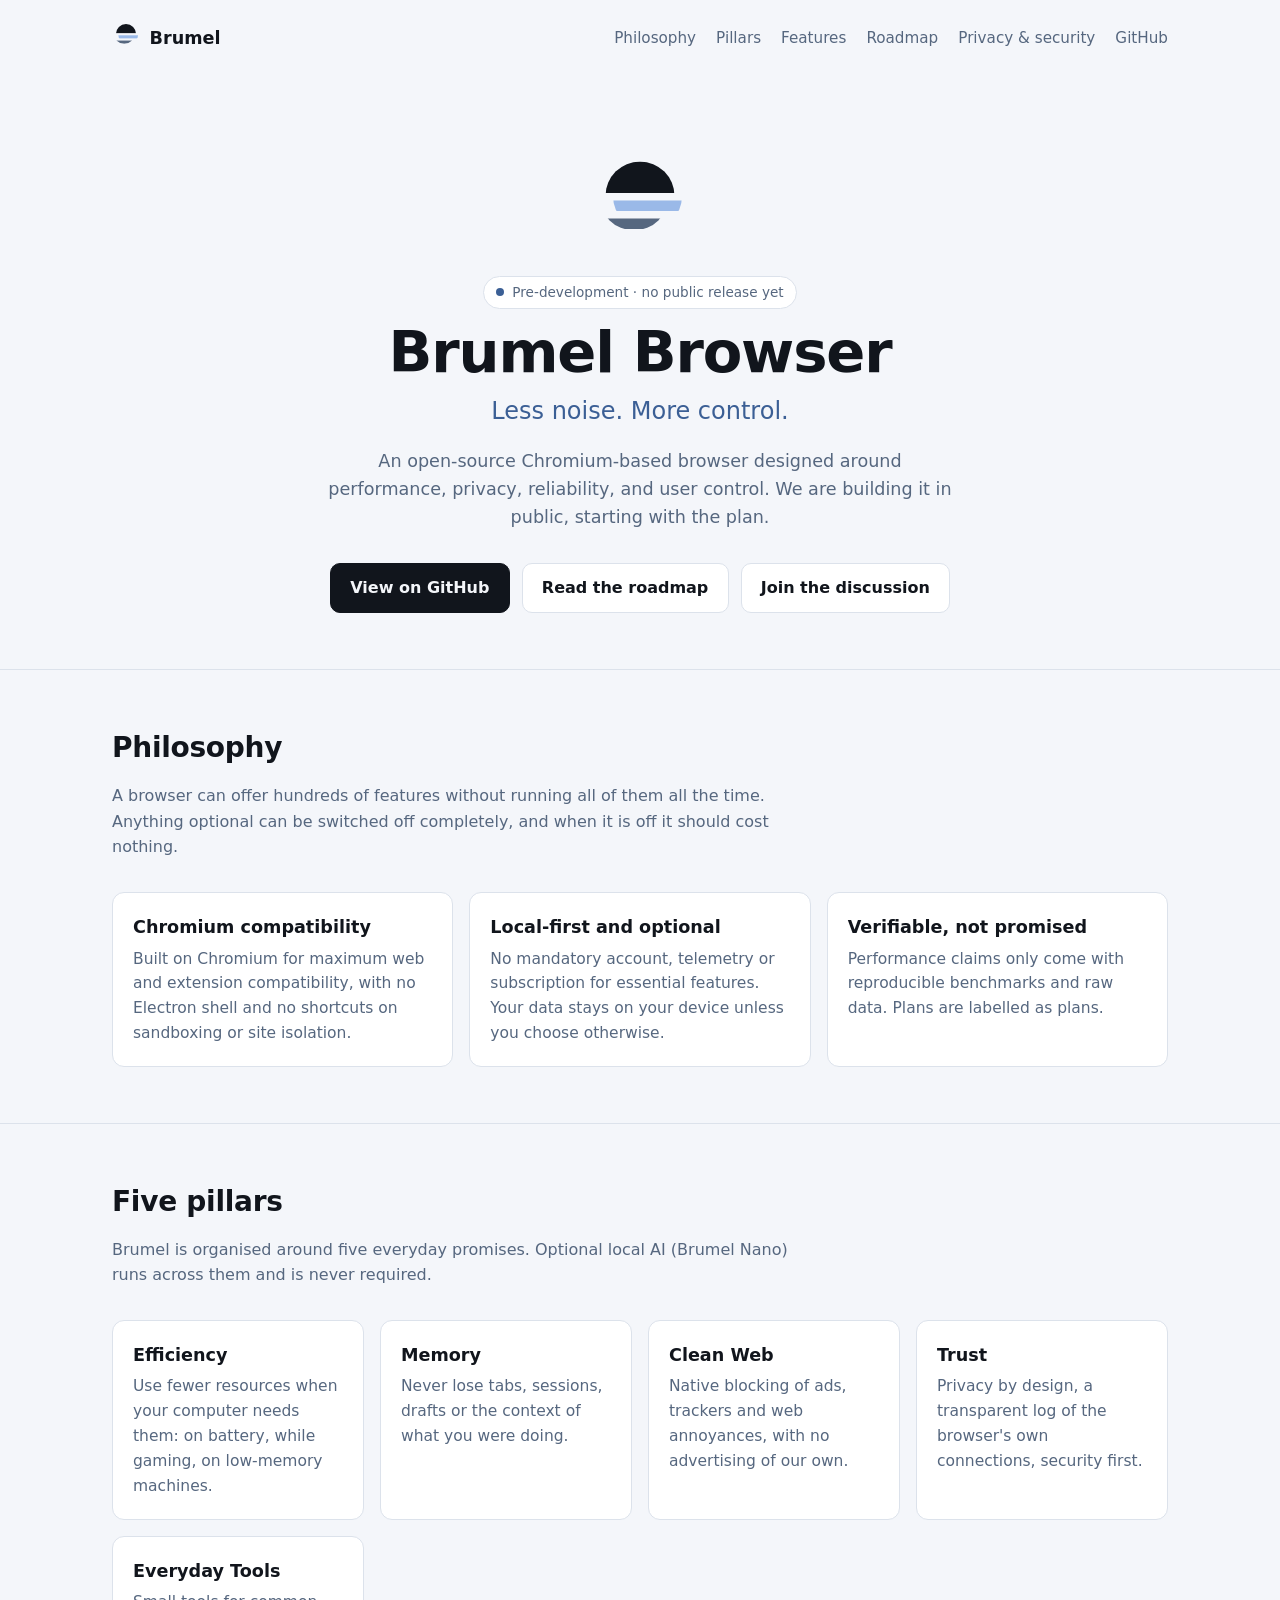
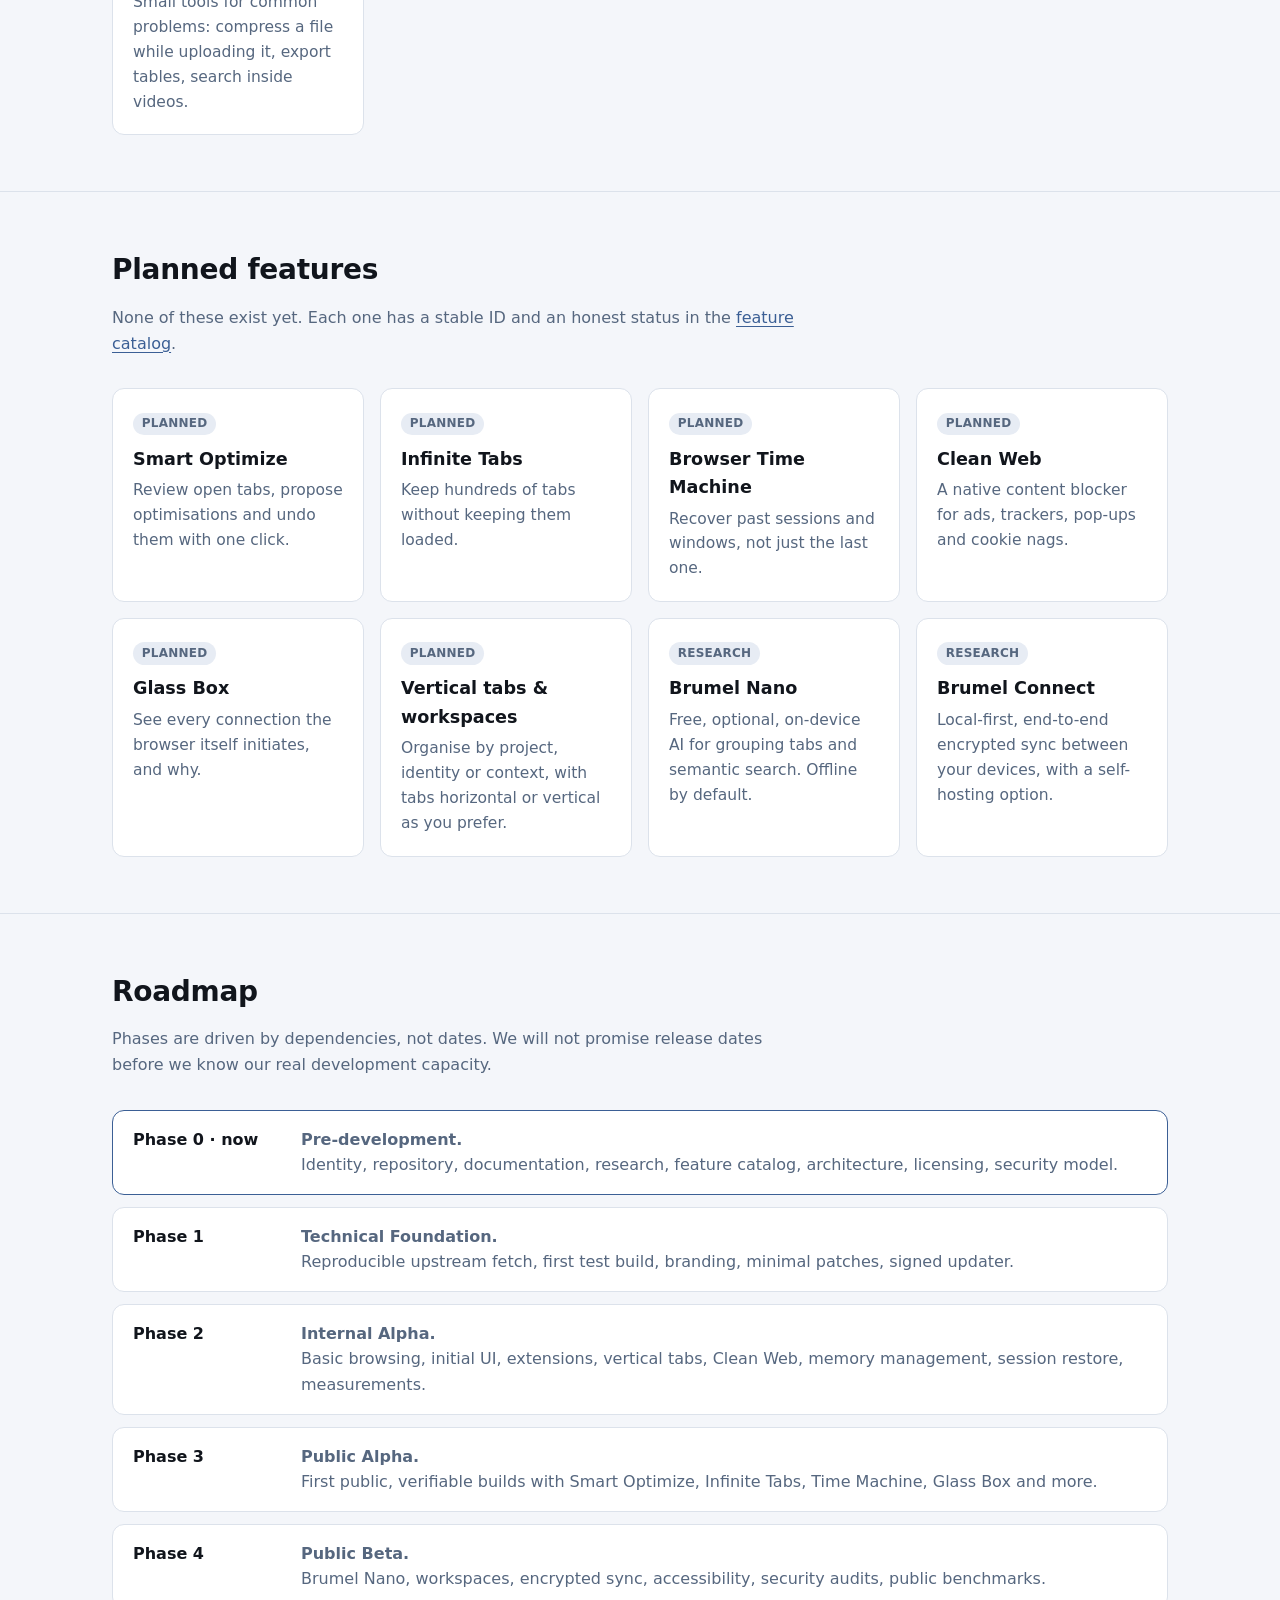
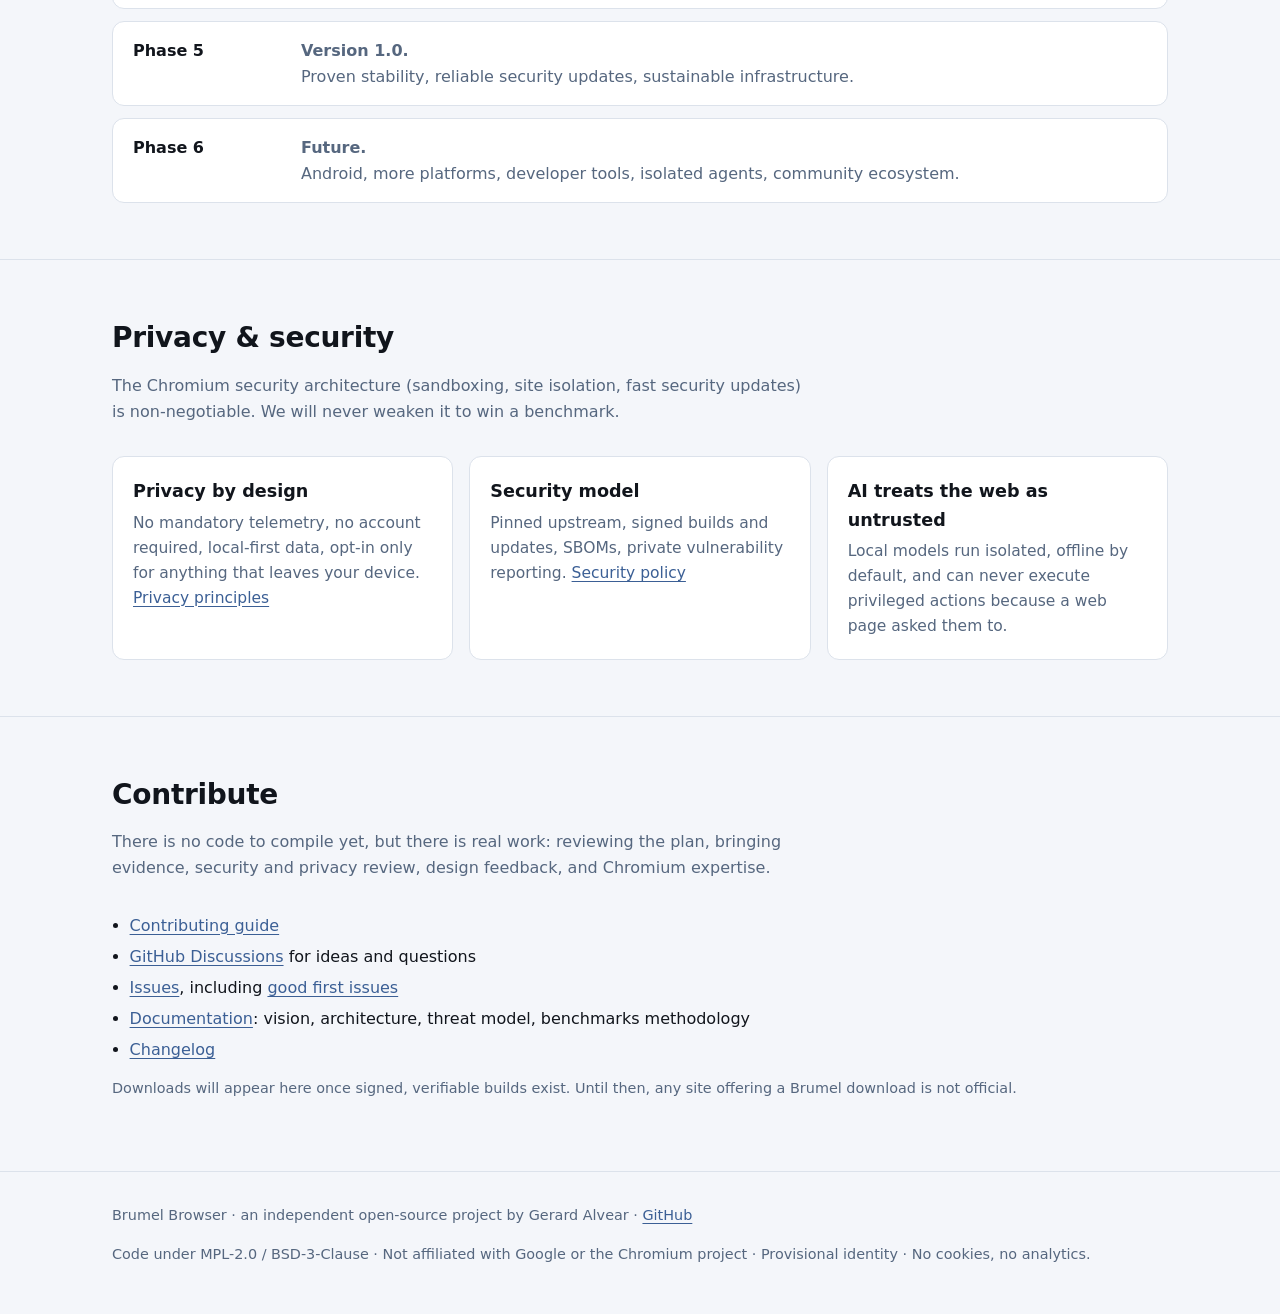
<file: site/index.html>
<!doctype html>
<html lang="en">
<head>
  <meta charset="utf-8">
  <meta name="viewport" content="width=device-width, initial-scale=1">
  <title>Brumel Browser — Less noise. More control.</title>
  <meta name="description" content="Brumel is an open-source Chromium-based browser designed around performance, privacy, reliability, and user control. Currently in pre-development.">
  <meta name="color-scheme" content="light dark">
  <meta name="theme-color" content="#F4F6FA" media="(prefers-color-scheme: light)">
  <meta name="theme-color" content="#11151C" media="(prefers-color-scheme: dark)">
  <meta property="og:title" content="Brumel Browser">
  <meta property="og:description" content="An open-source Chromium-based browser designed around performance, privacy, reliability, and user control. Pre-development.">
  <meta property="og:type" content="website">
  <meta property="og:url" content="https://elgeryy1.github.io/brumel/">
  <meta property="og:image" content="https://elgeryy1.github.io/brumel/assets/social-preview.png">
  <meta property="og:image:width" content="1280">
  <meta property="og:image:height" content="640">
  <meta name="twitter:card" content="summary_large_image">
  <link rel="icon" href="assets/favicon.svg" type="image/svg+xml">
  <link rel="apple-touch-icon" href="assets/favicon-180.png">
  <style>
    :root {
      --graphite: #11151C; --mist: #9AB9E8; --slate: #56677F; --cloud: #F4F6FA;
      --bg: var(--cloud); --surface: #FFFFFF; --text: var(--graphite); --muted: var(--slate);
      --accent: #3B5F95; --border: #DCE2EB; --chip-bg: #E7ECF4;
      --radius: 12px; --maxw: 68rem;
      --font: Inter, Geist, "Segoe UI", system-ui, -apple-system, "Helvetica Neue", Arial, sans-serif;
    }
    @media (prefers-color-scheme: dark) {
      :root { --bg: var(--graphite); --surface: #1A202A; --text: var(--cloud); --muted: #8C9BB0;
              --accent: var(--mist); --border: #262E3A; --chip-bg: #222A36; }
    }
    * { box-sizing: border-box; }
    html { scroll-behavior: smooth; }
    @media (prefers-reduced-motion: reduce) { html { scroll-behavior: auto; } }
    body { margin: 0; background: var(--bg); color: var(--text); font: 16px/1.6 var(--font); -webkit-font-smoothing: antialiased; }
    a { color: var(--accent); text-underline-offset: 3px; }
    a:focus-visible, summary:focus-visible { outline: 2px solid var(--accent); outline-offset: 3px; border-radius: 4px; }
    .wrap { max-width: var(--maxw); margin: 0 auto; padding: 0 1rem; }
    .skip { position: absolute; left: -999px; top: 0; padding: .5rem 1rem; background: var(--surface); color: var(--text); }
    .skip:focus { left: 1rem; top: 1rem; z-index: 10; }
    header.top { display: flex; align-items: center; justify-content: space-between; gap: 1rem; padding: 1.25rem 0; }
    .brand { display: flex; align-items: center; gap: .6rem; font-weight: 600; font-size: 1.1rem; color: var(--text); text-decoration: none; }
    .brand img { width: 28px; height: 28px; }
    nav ul { list-style: none; display: flex; flex-wrap: wrap; gap: .25rem 1.25rem; margin: 0; padding: 0; font-size: .95rem; }
    nav a { color: var(--muted); text-decoration: none; }
    nav a:hover { color: var(--text); }
    .status { display: inline-flex; align-items: center; gap: .5rem; padding: .3rem .8rem; border: 1px solid var(--border); border-radius: 999px; font-size: .85rem; color: var(--muted); background: var(--surface); }
    .dot { width: .5rem; height: .5rem; border-radius: 50%; background: var(--accent); }
    .hero { padding: 4.5rem 1rem 3.5rem; text-align: center; }
    .hero img.mark { width: 96px; height: 96px; margin-bottom: 1.5rem; }
    h1 { font-size: clamp(2.2rem, 6vw, 3.6rem); line-height: 1.1; letter-spacing: -0.02em; margin: .75rem 0 .5rem; font-weight: 650; }
    .slogan { font-size: clamp(1.2rem, 3vw, 1.5rem); color: var(--accent); margin: 0 0 1rem; }
    .lead { max-width: 40rem; margin: 0 auto 2rem; color: var(--muted); font-size: 1.1rem; }
    .cta { display: flex; justify-content: center; flex-wrap: wrap; gap: .75rem; }
    .btn { display: inline-block; padding: .7rem 1.2rem; border-radius: 10px; font-weight: 600; text-decoration: none; border: 1px solid var(--border); color: var(--text); background: var(--surface); }
    .btn.primary { background: var(--text); color: var(--bg); border-color: var(--text); }
    section { padding: 3.5rem 0; border-top: 1px solid var(--border); }
    h2 { font-size: 1.75rem; letter-spacing: -0.01em; margin: 0 0 .75rem; font-weight: 650; }
    h3 { font-size: 1.1rem; margin: 0 0 .35rem; }
    .sub { color: var(--muted); max-width: 44rem; margin: 0 0 2rem; }
    .grid { display: grid; gap: 1rem; grid-template-columns: repeat(auto-fit, minmax(15rem, 1fr)); }
    .card { background: var(--surface); border: 1px solid var(--border); border-radius: var(--radius); padding: 1.25rem; }
    .card p { margin: 0; color: var(--muted); font-size: .97rem; }
    .chip { display: inline-block; font-size: .75rem; font-weight: 600; padding: .1rem .55rem; border-radius: 999px; background: var(--chip-bg); color: var(--muted); margin-bottom: .6rem; letter-spacing: .02em; }
    ol.phases { list-style: none; padding: 0; margin: 0; display: grid; gap: .75rem; }
    ol.phases li { display: grid; grid-template-columns: 9.5rem 1fr; gap: 1rem; background: var(--surface); border: 1px solid var(--border); border-radius: var(--radius); padding: 1rem 1.25rem; }
    ol.phases b { display: block; }
    ol.phases span { color: var(--muted); }
    .now { border-color: var(--accent) !important; }
    @media (max-width: 36rem) { ol.phases li { grid-template-columns: 1fr; gap: .25rem; } header.top { flex-direction: column; align-items: flex-start; } }
    ul.plain { padding-left: 1.1rem; margin: 0; }
    ul.plain li { margin: .35rem 0; }
    .note { font-size: .9rem; color: var(--muted); }
    footer { border-top: 1px solid var(--border); padding: 2rem 0 3rem; color: var(--muted); font-size: .9rem; }
    footer .row { display: flex; flex-wrap: wrap; justify-content: space-between; gap: 1rem; }
  </style>
</head>
<body>
  <a class="skip" href="#main">Skip to content</a>
  <div class="wrap">
    <header class="top">
      <a class="brand" href="./" aria-label="Brumel home">
        <picture>
          <source srcset="assets/mark-dark.svg" media="(prefers-color-scheme: dark)">
          <img src="assets/mark.svg" alt="" width="28" height="28">
        </picture>
        Brumel
      </a>
      <nav aria-label="Main">
        <ul>
          <li><a href="#philosophy">Philosophy</a></li>
          <li><a href="#pillars">Pillars</a></li>
          <li><a href="#features">Features</a></li>
          <li><a href="#roadmap">Roadmap</a></li>
          <li><a href="#trust">Privacy &amp; security</a></li>
          <li><a href="https://github.com/Elgeryy1/brumel">GitHub</a></li>
        </ul>
      </nav>
    </header>
  </div>

  <main id="main">
    <div class="wrap hero">
      <picture>
        <source srcset="assets/mark-dark.svg" media="(prefers-color-scheme: dark)">
        <img class="mark" src="assets/mark.svg" alt="Brumel logo (provisional)" width="96" height="96">
      </picture>
      <div><span class="status"><span class="dot" aria-hidden="true"></span>Pre-development · no public release yet</span></div>
      <h1>Brumel Browser</h1>
      <p class="slogan">Less noise. More control.</p>
      <p class="lead">An open-source Chromium-based browser designed around performance, privacy, reliability, and user control. We are building it in public, starting with the plan.</p>
      <div class="cta">
        <a class="btn primary" href="https://github.com/Elgeryy1/brumel">View on GitHub</a>
        <a class="btn" href="https://github.com/Elgeryy1/brumel/blob/main/ROADMAP.md">Read the roadmap</a>
        <a class="btn" href="https://github.com/Elgeryy1/brumel/discussions">Join the discussion</a>
      </div>
    </div>

    <section id="philosophy">
      <div class="wrap">
        <h2>Philosophy</h2>
        <p class="sub">A browser can offer hundreds of features without running all of them all the time. Anything optional can be switched off completely, and when it is off it should cost nothing.</p>
        <div class="grid">
          <div class="card"><h3>Chromium compatibility</h3><p>Built on Chromium for maximum web and extension compatibility, with no Electron shell and no shortcuts on sandboxing or site isolation.</p></div>
          <div class="card"><h3>Local-first and optional</h3><p>No mandatory account, telemetry or subscription for essential features. Your data stays on your device unless you choose otherwise.</p></div>
          <div class="card"><h3>Verifiable, not promised</h3><p>Performance claims only come with reproducible benchmarks and raw data. Plans are labelled as plans.</p></div>
        </div>
      </div>
    </section>

    <section id="pillars">
      <div class="wrap">
        <h2>Five pillars</h2>
        <p class="sub">Brumel is organised around five everyday promises. Optional local AI (Brumel Nano) runs across them and is never required.</p>
        <div class="grid">
          <div class="card"><h3>Efficiency</h3><p>Use fewer resources when your computer needs them: on battery, while gaming, on low-memory machines.</p></div>
          <div class="card"><h3>Memory</h3><p>Never lose tabs, sessions, drafts or the context of what you were doing.</p></div>
          <div class="card"><h3>Clean Web</h3><p>Native blocking of ads, trackers and web annoyances, with no advertising of our own.</p></div>
          <div class="card"><h3>Trust</h3><p>Privacy by design, a transparent log of the browser's own connections, security first.</p></div>
          <div class="card"><h3>Everyday Tools</h3><p>Small tools for common problems: compress a file while uploading it, export tables, search inside videos.</p></div>
        </div>
      </div>
    </section>

    <section id="features">
      <div class="wrap">
        <h2>Planned features</h2>
        <p class="sub">None of these exist yet. Each one has a stable ID and an honest status in the <a href="https://github.com/Elgeryy1/brumel/blob/main/docs/product/FEATURES.md">feature catalog</a>.</p>
        <div class="grid">
          <div class="card"><span class="chip">PLANNED</span><h3>Smart Optimize</h3><p>Review open tabs, propose optimisations and undo them with one click.</p></div>
          <div class="card"><span class="chip">PLANNED</span><h3>Infinite Tabs</h3><p>Keep hundreds of tabs without keeping them loaded.</p></div>
          <div class="card"><span class="chip">PLANNED</span><h3>Browser Time Machine</h3><p>Recover past sessions and windows, not just the last one.</p></div>
          <div class="card"><span class="chip">PLANNED</span><h3>Clean Web</h3><p>A native content blocker for ads, trackers, pop-ups and cookie nags.</p></div>
          <div class="card"><span class="chip">PLANNED</span><h3>Glass Box</h3><p>See every connection the browser itself initiates, and why.</p></div>
          <div class="card"><span class="chip">PLANNED</span><h3>Vertical tabs &amp; workspaces</h3><p>Organise by project, identity or context, with tabs horizontal or vertical as you prefer.</p></div>
          <div class="card"><span class="chip">RESEARCH</span><h3>Brumel Nano</h3><p>Free, optional, on-device AI for grouping tabs and semantic search. Offline by default.</p></div>
          <div class="card"><span class="chip">RESEARCH</span><h3>Brumel Connect</h3><p>Local-first, end-to-end encrypted sync between your devices, with a self-hosting option.</p></div>
        </div>
      </div>
    </section>

    <section id="roadmap">
      <div class="wrap">
        <h2>Roadmap</h2>
        <p class="sub">Phases are driven by dependencies, not dates. We will not promise release dates before we know our real development capacity.</p>
        <ol class="phases">
          <li class="now"><b>Phase 0 · now</b><span><b>Pre-development.</b> Identity, repository, documentation, research, feature catalog, architecture, licensing, security model.</span></li>
          <li><b>Phase 1</b><span><b>Technical Foundation.</b> Reproducible upstream fetch, first test build, branding, minimal patches, signed updater.</span></li>
          <li><b>Phase 2</b><span><b>Internal Alpha.</b> Basic browsing, initial UI, extensions, vertical tabs, Clean Web, memory management, session restore, measurements.</span></li>
          <li><b>Phase 3</b><span><b>Public Alpha.</b> First public, verifiable builds with Smart Optimize, Infinite Tabs, Time Machine, Glass Box and more.</span></li>
          <li><b>Phase 4</b><span><b>Public Beta.</b> Brumel Nano, workspaces, encrypted sync, accessibility, security audits, public benchmarks.</span></li>
          <li><b>Phase 5</b><span><b>Version 1.0.</b> Proven stability, reliable security updates, sustainable infrastructure.</span></li>
          <li><b>Phase 6</b><span><b>Future.</b> Android, more platforms, developer tools, isolated agents, community ecosystem.</span></li>
        </ol>
      </div>
    </section>

    <section id="trust">
      <div class="wrap">
        <h2>Privacy &amp; security</h2>
        <p class="sub">The Chromium security architecture (sandboxing, site isolation, fast security updates) is non-negotiable. We will never weaken it to win a benchmark.</p>
        <div class="grid">
          <div class="card"><h3>Privacy by design</h3><p>No mandatory telemetry, no account required, local-first data, opt-in only for anything that leaves your device. <a href="https://github.com/Elgeryy1/brumel/blob/main/docs/privacy/PRIVACY.md">Privacy principles</a></p></div>
          <div class="card"><h3>Security model</h3><p>Pinned upstream, signed builds and updates, SBOMs, private vulnerability reporting. <a href="https://github.com/Elgeryy1/brumel/blob/main/SECURITY.md">Security policy</a></p></div>
          <div class="card"><h3>AI treats the web as untrusted</h3><p>Local models run isolated, offline by default, and can never execute privileged actions because a web page asked them to.</p></div>
        </div>
      </div>
    </section>

    <section id="contribute">
      <div class="wrap">
        <h2>Contribute</h2>
        <p class="sub">There is no code to compile yet, but there is real work: reviewing the plan, bringing evidence, security and privacy review, design feedback, and Chromium expertise.</p>
        <ul class="plain">
          <li><a href="https://github.com/Elgeryy1/brumel/blob/main/CONTRIBUTING.md">Contributing guide</a></li>
          <li><a href="https://github.com/Elgeryy1/brumel/discussions">GitHub Discussions</a> for ideas and questions</li>
          <li><a href="https://github.com/Elgeryy1/brumel/issues">Issues</a>, including <a href="https://github.com/Elgeryy1/brumel/labels/good%20first%20issue">good first issues</a></li>
          <li><a href="https://github.com/Elgeryy1/brumel/tree/main/docs">Documentation</a>: vision, architecture, threat model, benchmarks methodology</li>
          <li><a href="https://github.com/Elgeryy1/brumel/blob/main/CHANGELOG.md">Changelog</a></li>
        </ul>
        <p class="note">Downloads will appear here once signed, verifiable builds exist. Until then, any site offering a Brumel download is not official.</p>
      </div>
    </section>
  </main>

  <footer>
    <div class="wrap row">
      <span>Brumel Browser · an independent open-source project by Gerard Alvear · <a href="https://github.com/Elgeryy1/brumel">GitHub</a></span>
      <span>Code under MPL-2.0 / BSD-3-Clause · Not affiliated with Google or the Chromium project · Provisional identity · No cookies, no analytics.</span>
    </div>
  </footer>
</body>
</html>
</file>
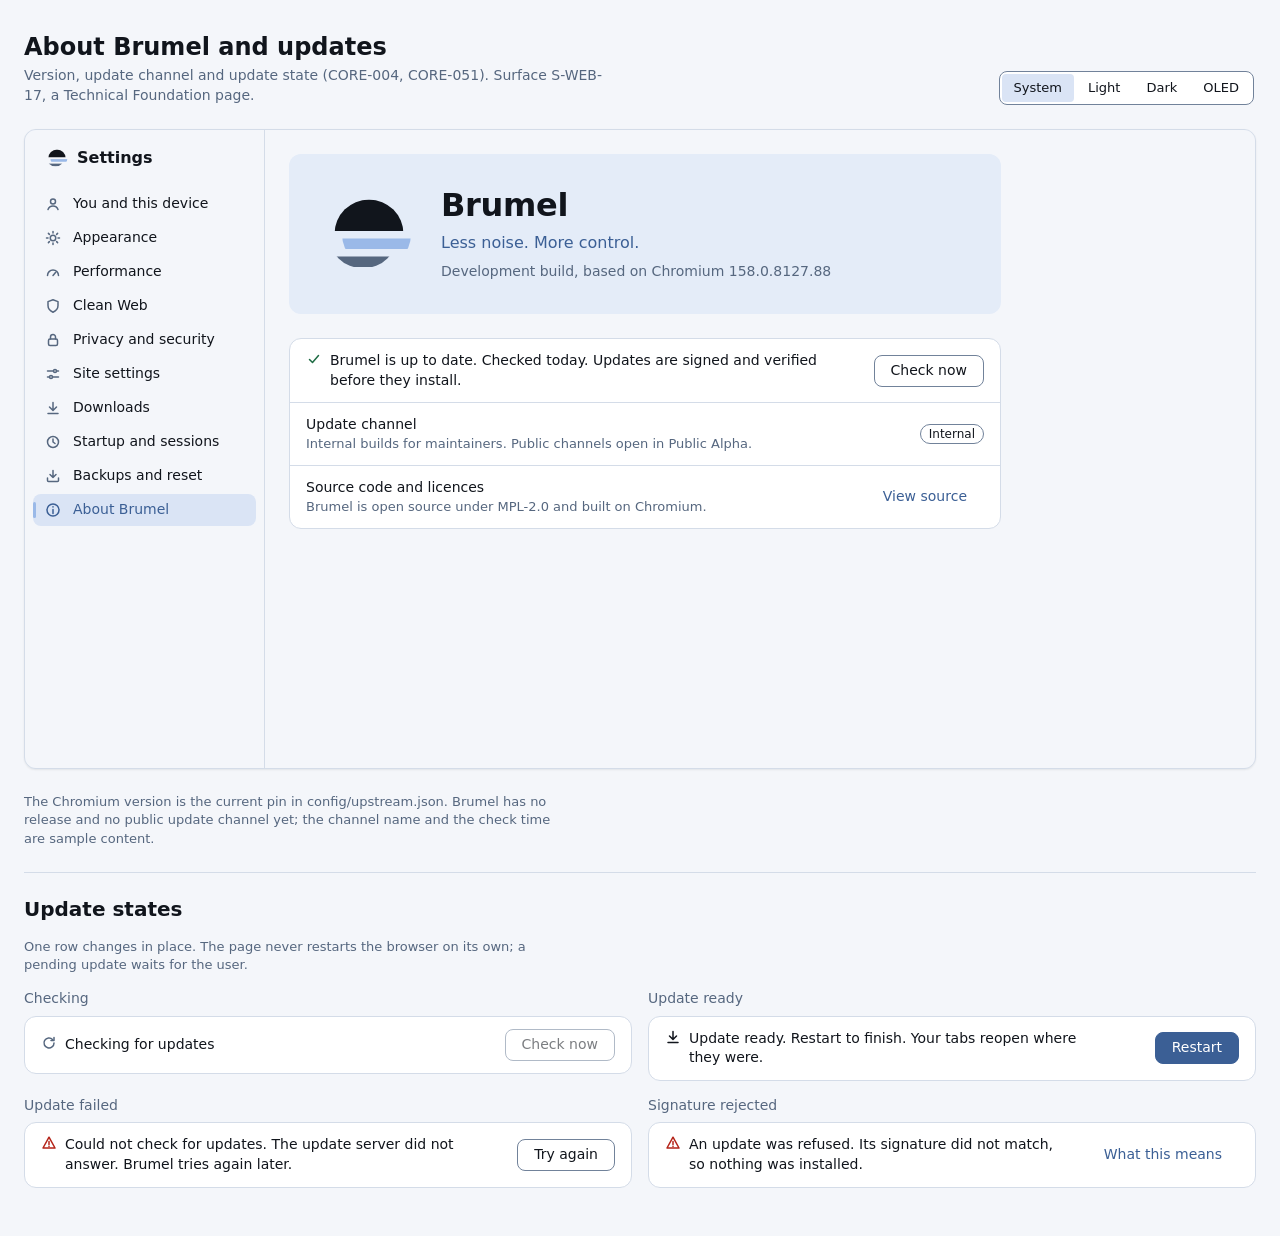
<file: docs/design/mockups/about.html>
<!doctype html>
<!-- SPDX-License-Identifier: MPL-2.0 -->
<html lang="en">
<head>
  <meta charset="utf-8">
  <meta name="viewport" content="width=device-width, initial-scale=1">
  <title>About Brumel and updates mockup | Brumel design</title>
  <meta name="description" content="The About Brumel page with the version, the update channel and every update state.">
  <link rel="stylesheet" href="mockups.css">
  <script src="mockups.js" defer></script>
</head>
<body>
<!--ICONS-->
<svg xmlns="http://www.w3.org/2000/svg" width="0" height="0" style="position:absolute" aria-hidden="true" focusable="false">
  <symbol id="i-back" viewBox="0 0 16 16"><path d="M10 3 5 8l5 5"/></symbol>
  <symbol id="i-forward" viewBox="0 0 16 16"><path d="m6 3 5 5-5 5"/></symbol>
  <symbol id="i-reload" viewBox="0 0 16 16"><path d="M13 8a5 5 0 1 1-1.46-3.54"/><path d="M13 2.5v3h-3"/></symbol>
  <symbol id="i-tune" viewBox="0 0 16 16"><path d="M2.5 5h6M11.5 5h2M2.5 11h2M7.5 11h6"/><circle cx="10" cy="5" r="1.5"/><circle cx="6" cy="11" r="1.5"/></symbol>
  <symbol id="i-lock" viewBox="0 0 16 16"><rect x="3.5" y="7" width="9" height="6.5" rx="1.5"/><path d="M5.5 7V5a2.5 2.5 0 0 1 5 0v2"/></symbol>
  <symbol id="i-shield" viewBox="0 0 16 16"><path d="M8 1.8 13 3.6v4c0 3.2-2.1 5.4-5 6.6-2.9-1.2-5-3.4-5-6.6v-4z"/></symbol>
  <symbol id="i-extensions" viewBox="0 0 16 16"><path d="M3 5h3V3.5a1.5 1.5 0 0 1 3 0V5h3v3h-1.5a1.5 1.5 0 0 0 0 3H12v2.5H3z"/></symbol>
  <symbol id="i-download" viewBox="0 0 16 16"><path d="M8 2.5V10M4.5 7 8 10.5 11.5 7M3 13.5h10"/></symbol>
  <symbol id="i-more" viewBox="0 0 16 16"><circle cx="8" cy="3.5" r="0.6"/><circle cx="8" cy="8" r="0.6"/><circle cx="8" cy="12.5" r="0.6"/></symbol>
  <symbol id="i-close" viewBox="0 0 16 16"><path d="m4.5 4.5 7 7M11.5 4.5l-7 7"/></symbol>
  <symbol id="i-plus" viewBox="0 0 16 16"><path d="M8 3v10M3 8h10"/></symbol>
  <symbol id="i-search" viewBox="0 0 16 16"><circle cx="7" cy="7" r="4.5"/><path d="m10.5 10.5 3 3"/></symbol>
  <symbol id="i-gauge" viewBox="0 0 16 16"><path d="M2.5 11.5a5.5 5.5 0 1 1 11 0"/><path d="m8 11.5 2.5-3"/></symbol>
  <symbol id="i-check" viewBox="0 0 16 16"><path d="m3.5 8.5 3 3 6-7"/></symbol>
  <symbol id="i-alert" viewBox="0 0 16 16"><path d="M8 2.2 14 13H2z"/><path d="M8 6.5v3M8 11.3v.2"/></symbol>
  <symbol id="i-info" viewBox="0 0 16 16"><circle cx="8" cy="8" r="6"/><path d="M8 7.5v4M8 4.8v.2"/></symbol>
  <symbol id="i-sidebar" viewBox="0 0 16 16"><rect x="2.5" y="3" width="11" height="10" rx="1.5"/><path d="M6.5 3v10"/></symbol>
  <symbol id="i-sun" viewBox="0 0 16 16"><circle cx="8" cy="8" r="2.75"/><path d="M8 1.5v1.5M8 13v1.5M1.5 8H3M13 8h1.5M3.4 3.4l1 1M11.6 11.6l1 1M3.4 12.6l1-1M11.6 4.4l1-1"/></symbol>
  <symbol id="i-cube" viewBox="0 0 16 16"><path d="M8 2 13.5 5v6L8 14 2.5 11V5z"/><path d="M2.5 5 8 8l5.5-3M8 8v6"/></symbol>
  <symbol id="i-muted" viewBox="0 0 16 16"><path d="M2.5 6h2l3-2.5v9l-3-2.5h-2z"/><path d="m10.5 6 3 4M13.5 6l-3 4"/></symbol>
  <symbol id="i-import" viewBox="0 0 16 16"><path d="M8 2.5v7M5 6.5l3 3 3-3"/><path d="M2.5 10v2.5a1 1 0 0 0 1 1h9a1 1 0 0 0 1-1V10"/></symbol>
  <symbol id="i-person" viewBox="0 0 16 16"><circle cx="8" cy="5.5" r="2.5"/><path d="M3 13.5c.8-2.2 2.7-3.5 5-3.5s4.2 1.3 5 3.5"/></symbol>
  <symbol id="i-clock" viewBox="0 0 16 16"><circle cx="8" cy="8" r="5.5"/><path d="M8 5v3l2 1.5"/></symbol>
  <symbol id="i-rest" viewBox="0 0 16 16"><path d="M12.5 10.2A5 5 0 0 1 5.8 3.5a5 5 0 1 0 6.7 6.7z"/></symbol>
  <symbol id="i-pin" viewBox="0 0 16 16"><path d="M6 2.5h4l-.5 4 2 2H4.5l2-2z"/><path d="M8 8.5v5"/></symbol>
</svg>
<!--/ICONS-->
<main class="mock">
  <header class="mock-head">
    <div>
      <h1>About Brumel and updates</h1>
      <p>Version, update channel and update state (CORE-004, CORE-051). Surface S-WEB-17, a Technical Foundation page.</p>
    </div>
    <fieldset class="segmented" aria-label="Mockup theme">
      <label><input type="radio" name="mock-theme" value="system" checked>System</label>
      <label><input type="radio" name="mock-theme" value="light">Light</label>
      <label><input type="radio" name="mock-theme" value="dark">Dark</label>
      <label><input type="radio" name="mock-theme" value="oled">OLED</label>
    </fieldset>
  </header>

  <div class="window window--page" role="group" aria-label="About page mockup">
    <div class="webui viewport">
      <nav class="webui__nav" aria-label="Settings sections">
        <p class="webui__brand"><img class="logo-light" src="../../../assets/branding/logo/mark.svg" alt="" width="24" height="24"><img class="logo-dark" src="../../../assets/branding/logo/mark-dark.svg" alt="" width="24" height="24">Settings</p>
        <a class="navlink" href="#"><svg class="icon" aria-hidden="true"><use href="#i-person"/></svg>You and this device</a>
        <a class="navlink" href="#"><svg class="icon" aria-hidden="true"><use href="#i-sun"/></svg>Appearance</a>
        <a class="navlink" href="settings.html#performance"><svg class="icon" aria-hidden="true"><use href="#i-gauge"/></svg>Performance</a>
        <a class="navlink" href="settings.html#clean-web"><svg class="icon" aria-hidden="true"><use href="#i-shield"/></svg>Clean Web</a>
        <a class="navlink" href="#"><svg class="icon" aria-hidden="true"><use href="#i-lock"/></svg>Privacy and security</a>
        <a class="navlink" href="#"><svg class="icon" aria-hidden="true"><use href="#i-tune"/></svg>Site settings</a>
        <a class="navlink" href="#"><svg class="icon" aria-hidden="true"><use href="#i-download"/></svg>Downloads</a>
        <a class="navlink" href="#"><svg class="icon" aria-hidden="true"><use href="#i-clock"/></svg>Startup and sessions</a>
        <a class="navlink" href="#"><svg class="icon" aria-hidden="true"><use href="#i-import"/></svg>Backups and reset</a>
        <a class="navlink" href="#" aria-current="page"><svg class="icon" aria-hidden="true"><use href="#i-info"/></svg>About Brumel</a>
      </nav>
      <div class="webui__main">
        <h2 class="visually-hidden">About Brumel</h2>
        <div class="identity">
          <img class="logo-light" src="../../../assets/branding/logo/mark.svg" alt="" width="96" height="96"><img class="logo-dark" src="../../../assets/branding/logo/mark-dark.svg" alt="" width="96" height="96">
          <div class="page-head">
            <h3 class="page-title">Brumel</h3>
            <p class="slogan">Less noise. More control.</p>
            <p>Development build, based on Chromium <span class="num">158.0.8127.88</span></p>
          </div>
        </div>
        <div class="panel">
          <div class="row">
            <div class="status status--success" role="status"><svg class="icon" aria-hidden="true"><use href="#i-check"/></svg><p><strong>Brumel is up to date.</strong> Checked today. Updates are signed and verified before they install.</p></div>
            <button class="btn" type="button">Check now</button>
          </div>
          <div class="row">
            <div class="row__text"><strong>Update channel</strong><span>Internal builds for maintainers. Public channels open in Public Alpha.</span></div>
            <span class="badge">Internal</span>
          </div>
          <div class="row">
            <div class="row__text"><strong>Source code and licences</strong><span>Brumel is open source under MPL-2.0 and built on Chromium.</span></div>
            <a class="btn btn--quiet" href="https://github.com/Elgeryy1/brumel">View source</a>
          </div>
        </div>
      </div>
    </div>
  </div>

  <p class="mock-note">The Chromium version is the current pin in config/upstream.json. Brumel has no release and no public update channel yet; the channel name and the check time are sample content.</p>

  <section class="mock-section" aria-labelledby="states-update">
    <h2 id="states-update">Update states</h2>
    <p class="mock-note">One row changes in place. The page never restarts the browser on its own; a pending update waits for the user.</p>
    <div class="mock-grid mock-grid--wide">
      <div class="mock-state"><h3>Checking</h3><div class="panel"><div class="row" aria-busy="true"><div class="status" role="status"><svg class="icon muted" aria-hidden="true"><use href="#i-reload"/></svg><p>Checking for updates</p></div><button class="btn" type="button" disabled>Check now</button></div></div></div>
      <div class="mock-state"><h3>Update ready</h3><div class="panel"><div class="row"><div class="status" role="status"><svg class="icon" aria-hidden="true"><use href="#i-download"/></svg><p><strong>Update ready.</strong> Restart to finish. Your tabs reopen where they were.</p></div><button class="btn btn--primary" type="button">Restart</button></div></div></div>
      <div class="mock-state"><h3>Update failed</h3><div class="panel"><div class="row"><div class="status status--danger" role="status"><svg class="icon" aria-hidden="true"><use href="#i-alert"/></svg><p><strong>Could not check for updates.</strong> The update server did not answer. Brumel tries again later.</p></div><button class="btn" type="button">Try again</button></div></div></div>
      <div class="mock-state"><h3>Signature rejected</h3><div class="panel"><div class="row"><div class="status status--danger" role="status"><svg class="icon" aria-hidden="true"><use href="#i-alert"/></svg><p><strong>An update was refused.</strong> Its signature did not match, so nothing was installed.</p></div><a class="btn btn--quiet" href="#">What this means</a></div></div></div>
    </div>
  </section>
</main>
</body>
</html>
</file>
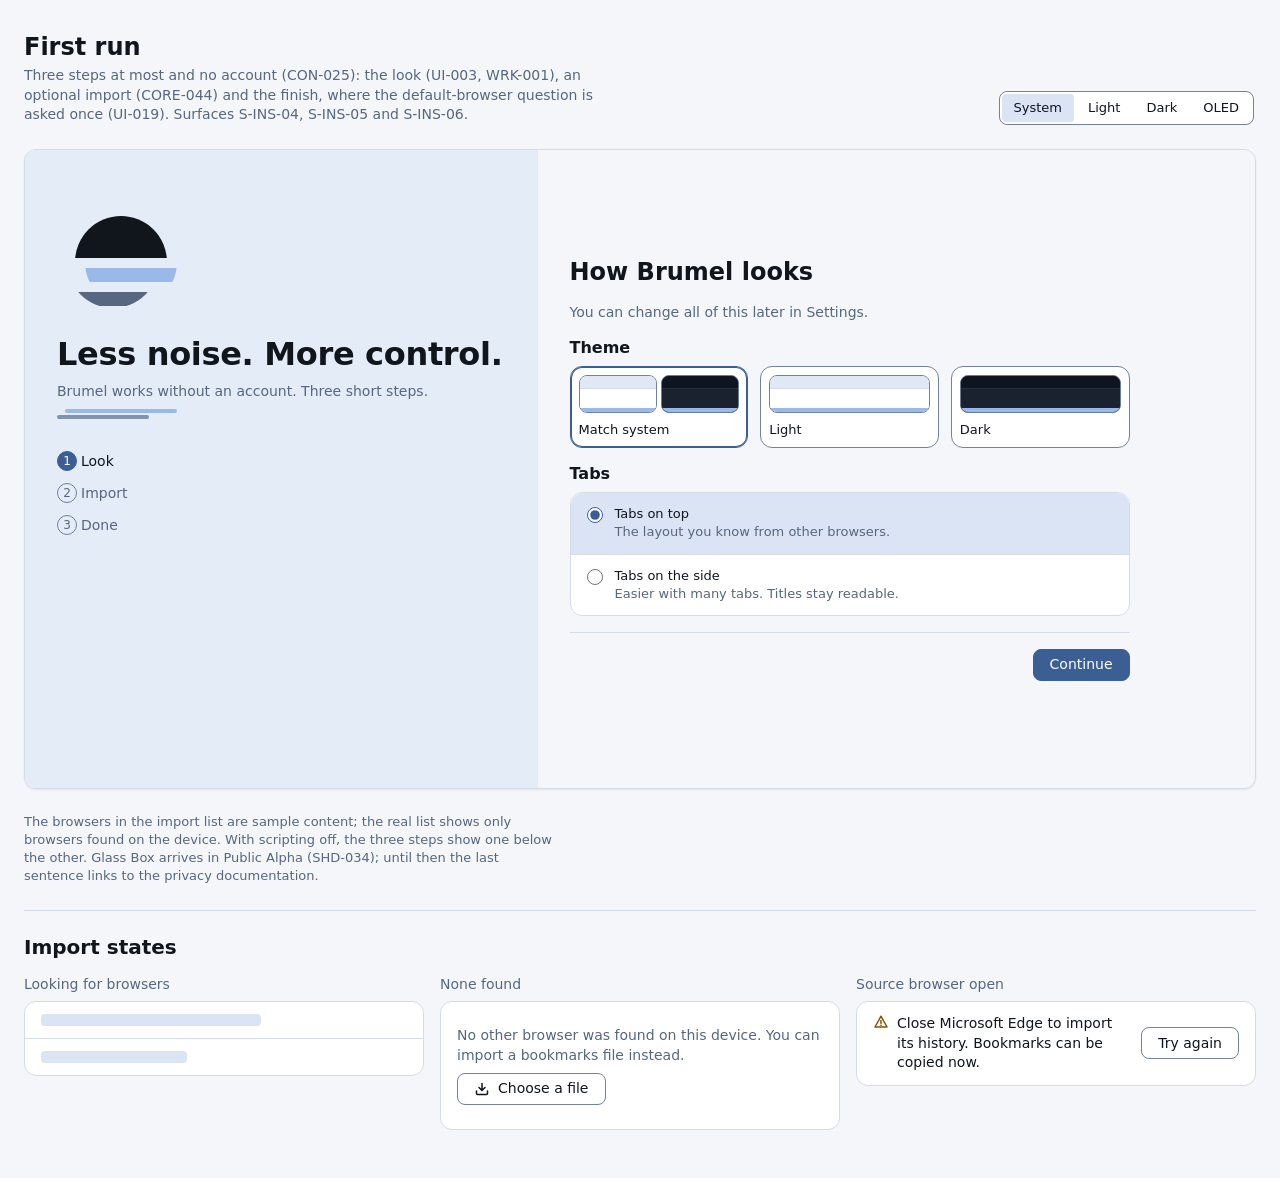
<file: docs/design/mockups/first-run.html>
<!doctype html>
<!-- SPDX-License-Identifier: MPL-2.0 -->
<html lang="en">
<head>
  <meta charset="utf-8">
  <meta name="viewport" content="width=device-width, initial-scale=1">
  <title>First run mockup | Brumel design</title>
  <meta name="description" content="Brumel first run in three steps: choose the look, import from another browser, and finish without an account.">
  <link rel="stylesheet" href="mockups.css">
  <script src="mockups.js" defer></script>
</head>
<body>
<!--ICONS-->
<svg xmlns="http://www.w3.org/2000/svg" width="0" height="0" style="position:absolute" aria-hidden="true" focusable="false">
  <symbol id="i-back" viewBox="0 0 16 16"><path d="M10 3 5 8l5 5"/></symbol>
  <symbol id="i-forward" viewBox="0 0 16 16"><path d="m6 3 5 5-5 5"/></symbol>
  <symbol id="i-reload" viewBox="0 0 16 16"><path d="M13 8a5 5 0 1 1-1.46-3.54"/><path d="M13 2.5v3h-3"/></symbol>
  <symbol id="i-tune" viewBox="0 0 16 16"><path d="M2.5 5h6M11.5 5h2M2.5 11h2M7.5 11h6"/><circle cx="10" cy="5" r="1.5"/><circle cx="6" cy="11" r="1.5"/></symbol>
  <symbol id="i-lock" viewBox="0 0 16 16"><rect x="3.5" y="7" width="9" height="6.5" rx="1.5"/><path d="M5.5 7V5a2.5 2.5 0 0 1 5 0v2"/></symbol>
  <symbol id="i-shield" viewBox="0 0 16 16"><path d="M8 1.8 13 3.6v4c0 3.2-2.1 5.4-5 6.6-2.9-1.2-5-3.4-5-6.6v-4z"/></symbol>
  <symbol id="i-extensions" viewBox="0 0 16 16"><path d="M3 5h3V3.5a1.5 1.5 0 0 1 3 0V5h3v3h-1.5a1.5 1.5 0 0 0 0 3H12v2.5H3z"/></symbol>
  <symbol id="i-download" viewBox="0 0 16 16"><path d="M8 2.5V10M4.5 7 8 10.5 11.5 7M3 13.5h10"/></symbol>
  <symbol id="i-more" viewBox="0 0 16 16"><circle cx="8" cy="3.5" r="0.6"/><circle cx="8" cy="8" r="0.6"/><circle cx="8" cy="12.5" r="0.6"/></symbol>
  <symbol id="i-close" viewBox="0 0 16 16"><path d="m4.5 4.5 7 7M11.5 4.5l-7 7"/></symbol>
  <symbol id="i-plus" viewBox="0 0 16 16"><path d="M8 3v10M3 8h10"/></symbol>
  <symbol id="i-search" viewBox="0 0 16 16"><circle cx="7" cy="7" r="4.5"/><path d="m10.5 10.5 3 3"/></symbol>
  <symbol id="i-gauge" viewBox="0 0 16 16"><path d="M2.5 11.5a5.5 5.5 0 1 1 11 0"/><path d="m8 11.5 2.5-3"/></symbol>
  <symbol id="i-check" viewBox="0 0 16 16"><path d="m3.5 8.5 3 3 6-7"/></symbol>
  <symbol id="i-alert" viewBox="0 0 16 16"><path d="M8 2.2 14 13H2z"/><path d="M8 6.5v3M8 11.3v.2"/></symbol>
  <symbol id="i-info" viewBox="0 0 16 16"><circle cx="8" cy="8" r="6"/><path d="M8 7.5v4M8 4.8v.2"/></symbol>
  <symbol id="i-sidebar" viewBox="0 0 16 16"><rect x="2.5" y="3" width="11" height="10" rx="1.5"/><path d="M6.5 3v10"/></symbol>
  <symbol id="i-sun" viewBox="0 0 16 16"><circle cx="8" cy="8" r="2.75"/><path d="M8 1.5v1.5M8 13v1.5M1.5 8H3M13 8h1.5M3.4 3.4l1 1M11.6 11.6l1 1M3.4 12.6l1-1M11.6 4.4l1-1"/></symbol>
  <symbol id="i-cube" viewBox="0 0 16 16"><path d="M8 2 13.5 5v6L8 14 2.5 11V5z"/><path d="M2.5 5 8 8l5.5-3M8 8v6"/></symbol>
  <symbol id="i-muted" viewBox="0 0 16 16"><path d="M2.5 6h2l3-2.5v9l-3-2.5h-2z"/><path d="m10.5 6 3 4M13.5 6l-3 4"/></symbol>
  <symbol id="i-import" viewBox="0 0 16 16"><path d="M8 2.5v7M5 6.5l3 3 3-3"/><path d="M2.5 10v2.5a1 1 0 0 0 1 1h9a1 1 0 0 0 1-1V10"/></symbol>
  <symbol id="i-person" viewBox="0 0 16 16"><circle cx="8" cy="5.5" r="2.5"/><path d="M3 13.5c.8-2.2 2.7-3.5 5-3.5s4.2 1.3 5 3.5"/></symbol>
  <symbol id="i-clock" viewBox="0 0 16 16"><circle cx="8" cy="8" r="5.5"/><path d="M8 5v3l2 1.5"/></symbol>
  <symbol id="i-rest" viewBox="0 0 16 16"><path d="M12.5 10.2A5 5 0 0 1 5.8 3.5a5 5 0 1 0 6.7 6.7z"/></symbol>
  <symbol id="i-pin" viewBox="0 0 16 16"><path d="M6 2.5h4l-.5 4 2 2H4.5l2-2z"/><path d="M8 8.5v5"/></symbol>
</svg>
<!--/ICONS-->
<main class="mock">
  <header class="mock-head">
    <div>
      <h1>First run</h1>
      <p>Three steps at most and no account (CON-025): the look (UI-003, WRK-001), an optional import (CORE-044) and the finish, where the default-browser question is asked once (UI-019). Surfaces S-INS-04, S-INS-05 and S-INS-06.</p>
    </div>
    <fieldset class="segmented" aria-label="Mockup theme">
      <label><input type="radio" name="mock-theme" value="system" checked>System</label>
      <label><input type="radio" name="mock-theme" value="light">Light</label>
      <label><input type="radio" name="mock-theme" value="dark">Dark</label>
      <label><input type="radio" name="mock-theme" value="oled">OLED</label>
    </fieldset>
  </header>

  <div class="window window--page" role="group" aria-label="First run mockup">
    <div class="viewport firstrun">
      <div class="firstrun__split">
        <aside class="firstrun__brandpanel" aria-label="Brumel">
          <div class="page-head">
            <img class="logo-light" src="../../../assets/branding/logo/mark.svg" alt="" width="128" height="128"><img class="logo-dark" src="../../../assets/branding/logo/mark-dark.svg" alt="" width="128" height="128">
            <h2>Less noise. More control.</h2>
            <p class="muted">Brumel works without an account. Three short steps.</p>
            <div class="haze-rule" aria-hidden="true"></div>
          </div>
          <ol class="steps" aria-label="Setup steps">
            <li data-step-marker aria-current="step"><b>1</b>Look</li>
            <li data-step-marker><b>2</b>Import</li>
            <li data-step-marker><b>3</b>Done</li>
          </ol>
        </aside>
        <div class="firstrun__main">
      <div class="firstrun__card">
        <section class="step" data-step data-active aria-labelledby="s1">
          <h2 id="s1">How Brumel looks</h2>
          <p>You can change all of this later in Settings.</p>
          <div class="group">
            <h3 id="theme-l">Theme</h3>
            <fieldset class="themes" aria-labelledby="theme-l">
              <label class="theme-card"><input type="radio" name="fr-theme" value="system" checked><span class="swatch-pair" aria-hidden="true"><span class="swatch" data-theme="light"><i></i><i></i><i></i></span><span class="swatch" data-theme="dark"><i></i><i></i><i></i></span></span><span>Match system</span></label>
              <label class="theme-card"><input type="radio" name="fr-theme" value="light"><span class="swatch" data-theme="light" aria-hidden="true"><i></i><i></i><i></i></span><span>Light</span></label>
              <label class="theme-card"><input type="radio" name="fr-theme" value="dark"><span class="swatch" data-theme="dark" aria-hidden="true"><i></i><i></i><i></i></span><span>Dark</span></label>
            </fieldset>
          </div>
          <div class="group">
            <h3 id="layout-l">Tabs</h3>
          <fieldset class="panel panel--fieldset" aria-labelledby="layout-l">
            <label class="choice"><input type="radio" name="layout" value="horizontal" checked><span><strong>Tabs on top</strong><span>The layout you know from other browsers.</span></span></label>
            <label class="choice"><input type="radio" name="layout" value="vertical"><span><strong>Tabs on the side</strong><span>Easier with many tabs. Titles stay readable.</span></span></label>
          </fieldset>
          </div>
          <div class="step__actions">
            <span></span>
            <button class="btn btn--primary" type="button" data-goto="1">Continue</button>
          </div>
        </section>

        <section class="step" data-step aria-labelledby="s2">
          <h2 id="s2">Bring your things</h2>
          <p>Brumel copies what you choose from another browser on this device. Nothing is uploaded.</p>
          <div class="field">
            <label for="source">Import from</label>
            <select class="select" id="source"><option>Microsoft Edge</option><option>Google Chrome</option><option>Mozilla Firefox</option></select>
          </div>
          <fieldset class="panel panel--fieldset" aria-label="What to import">
            <label class="choice"><input type="checkbox" checked><span><strong>Bookmarks</strong></span></label>
            <label class="choice"><input type="checkbox" checked><span><strong>History</strong></span></label>
            <label class="choice"><input type="checkbox"><span><strong>Saved passwords</strong><span>Your system may ask you to confirm.</span></span></label>
          </fieldset>
          <div class="step__actions">
            <button class="btn btn--quiet" type="button" data-goto="2">Skip</button>
            <button class="btn btn--primary" type="button" data-goto="2">Import</button>
          </div>
        </section>

        <section class="step" data-step aria-labelledby="s3">
          <h2 id="s3">Ready</h2>
          <p>Brumel works without an account. Nothing leaves this device unless you turn on a feature that needs it, and every connection Brumel makes is listed in Glass Box.</p>
          <div class="panel">
            <div class="row">
              <div class="row__text"><strong>Use Brumel as your default browser?</strong><span>Asked once. You can change it in Settings.</span></div>
              <button class="btn" type="button">Make default</button>
            </div>
          </div>
          <div class="step__actions">
            <button class="btn btn--quiet" type="button" data-goto="1">Back</button>
            <button class="btn btn--primary" type="button">Start browsing</button>
          </div>
        </section>
      </div>
        </div>
      </div>
    </div>
  </div>

  <p class="mock-note">The browsers in the import list are sample content; the real list shows only browsers found on the device. With scripting off, the three steps show one below the other. Glass Box arrives in Public Alpha (SHD-034); until then the last sentence links to the privacy documentation.</p>

  <section class="mock-section" aria-labelledby="states-import">
    <h2 id="states-import">Import states</h2>
    <div class="mock-grid">
      <div class="mock-state"><h3>Looking for browsers</h3><div class="panel" aria-busy="true" aria-label="Looking for browsers"><div class="row"><span class="skeleton skeleton--w60"></span></div><div class="row"><span class="skeleton skeleton--w40"></span></div></div></div>
      <div class="mock-state"><h3>None found</h3><div class="panel empty"><p>No other browser was found on this device. You can import a bookmarks file instead.</p><button class="btn" type="button"><svg class="icon" aria-hidden="true"><use href="#i-import"/></svg>Choose a file</button></div></div>
      <div class="mock-state"><h3>Source browser open</h3><div class="panel"><div class="row"><div class="status status--warning"><svg class="icon" aria-hidden="true"><use href="#i-alert"/></svg><p><strong>Close Microsoft Edge to import its history.</strong> Bookmarks can be copied now.</p></div><button class="btn" type="button">Try again</button></div></div></div>
    </div>
  </section>
</main>
</body>
</html>
</file>
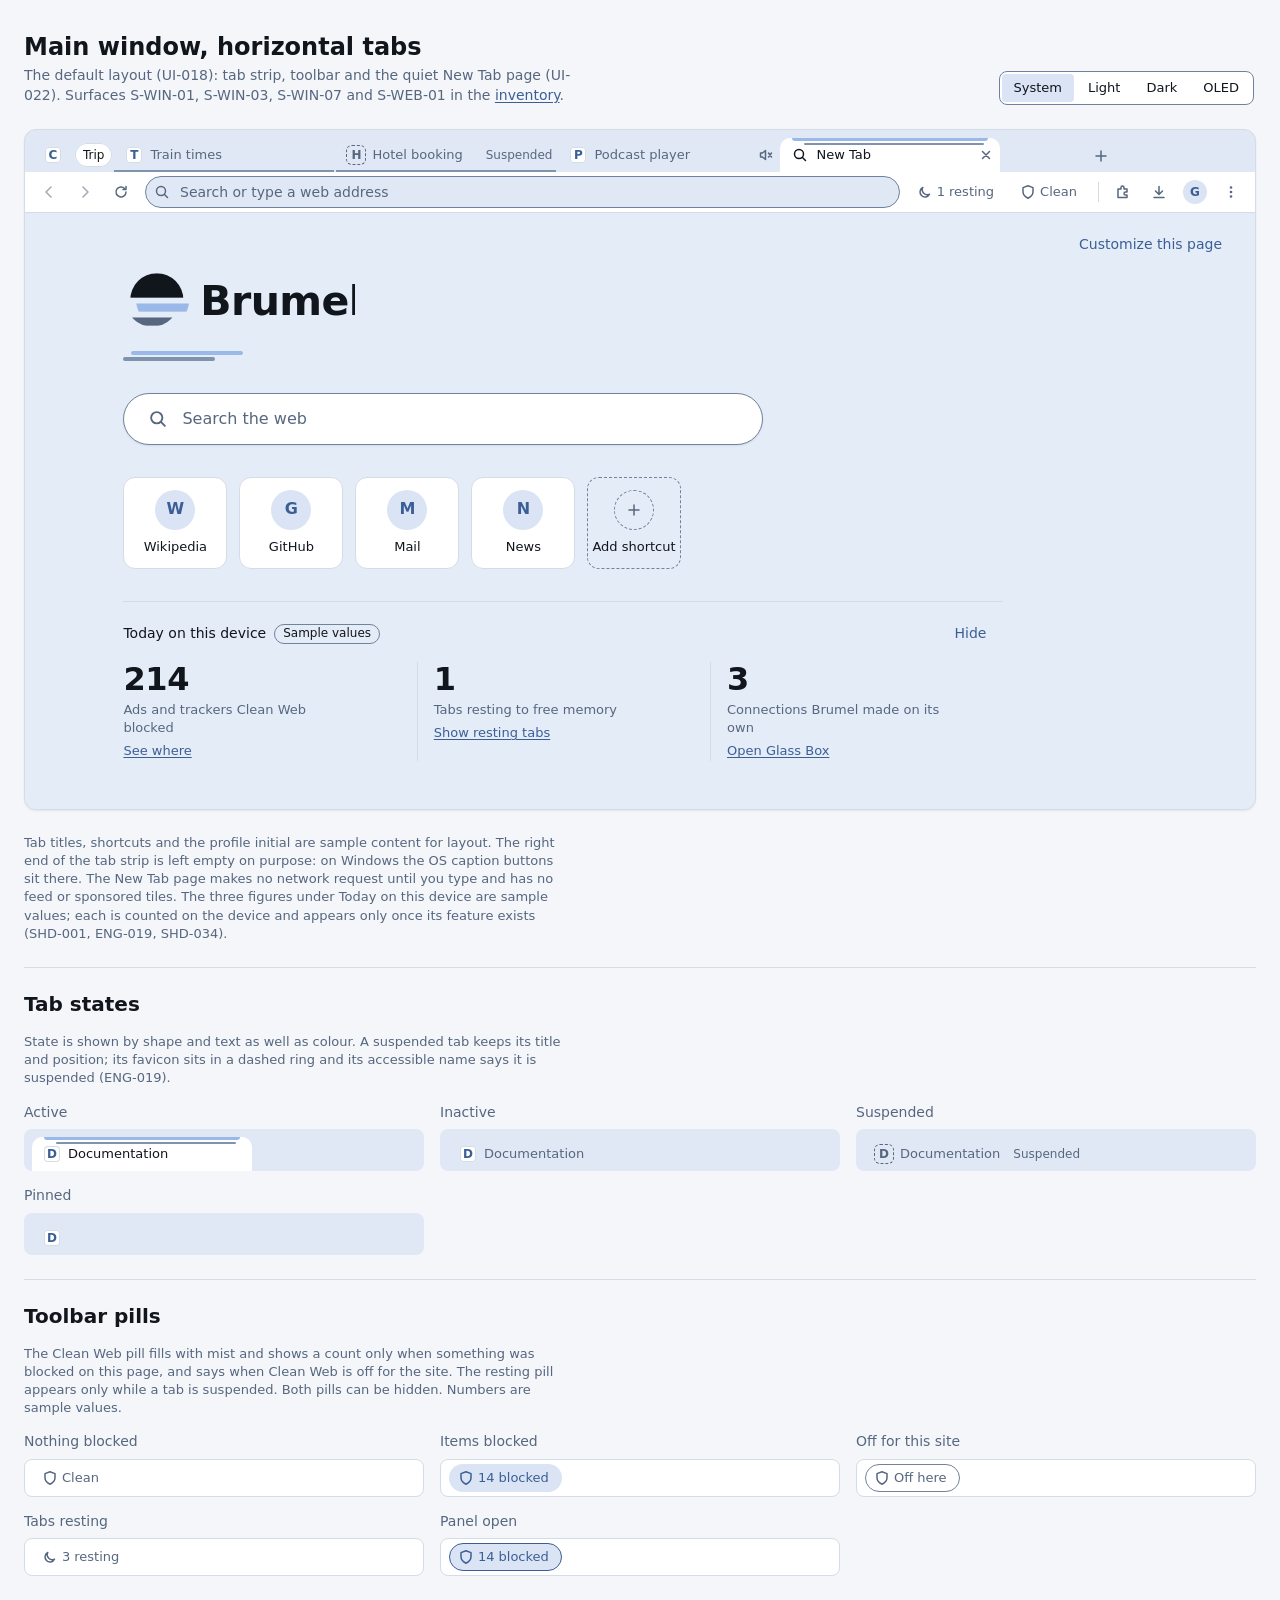
<file: docs/design/mockups/main-window.html>
<!doctype html>
<!-- SPDX-License-Identifier: MPL-2.0 -->
<html lang="en">
<head>
  <meta charset="utf-8">
  <meta name="viewport" content="width=device-width, initial-scale=1">
  <title>Main window mockup, horizontal tabs | Brumel design</title>
  <meta name="description" content="Brumel main window with the default horizontal tab strip, toolbar and the quiet New Tab page.">
  <link rel="stylesheet" href="mockups.css">
  <script src="mockups.js" defer></script>
</head>
<body>
<!--ICONS-->
<svg xmlns="http://www.w3.org/2000/svg" width="0" height="0" style="position:absolute" aria-hidden="true" focusable="false">
  <symbol id="i-back" viewBox="0 0 16 16"><path d="M10 3 5 8l5 5"/></symbol>
  <symbol id="i-forward" viewBox="0 0 16 16"><path d="m6 3 5 5-5 5"/></symbol>
  <symbol id="i-reload" viewBox="0 0 16 16"><path d="M13 8a5 5 0 1 1-1.46-3.54"/><path d="M13 2.5v3h-3"/></symbol>
  <symbol id="i-tune" viewBox="0 0 16 16"><path d="M2.5 5h6M11.5 5h2M2.5 11h2M7.5 11h6"/><circle cx="10" cy="5" r="1.5"/><circle cx="6" cy="11" r="1.5"/></symbol>
  <symbol id="i-lock" viewBox="0 0 16 16"><rect x="3.5" y="7" width="9" height="6.5" rx="1.5"/><path d="M5.5 7V5a2.5 2.5 0 0 1 5 0v2"/></symbol>
  <symbol id="i-shield" viewBox="0 0 16 16"><path d="M8 1.8 13 3.6v4c0 3.2-2.1 5.4-5 6.6-2.9-1.2-5-3.4-5-6.6v-4z"/></symbol>
  <symbol id="i-extensions" viewBox="0 0 16 16"><path d="M3 5h3V3.5a1.5 1.5 0 0 1 3 0V5h3v3h-1.5a1.5 1.5 0 0 0 0 3H12v2.5H3z"/></symbol>
  <symbol id="i-download" viewBox="0 0 16 16"><path d="M8 2.5V10M4.5 7 8 10.5 11.5 7M3 13.5h10"/></symbol>
  <symbol id="i-more" viewBox="0 0 16 16"><circle cx="8" cy="3.5" r="0.6"/><circle cx="8" cy="8" r="0.6"/><circle cx="8" cy="12.5" r="0.6"/></symbol>
  <symbol id="i-close" viewBox="0 0 16 16"><path d="m4.5 4.5 7 7M11.5 4.5l-7 7"/></symbol>
  <symbol id="i-plus" viewBox="0 0 16 16"><path d="M8 3v10M3 8h10"/></symbol>
  <symbol id="i-search" viewBox="0 0 16 16"><circle cx="7" cy="7" r="4.5"/><path d="m10.5 10.5 3 3"/></symbol>
  <symbol id="i-gauge" viewBox="0 0 16 16"><path d="M2.5 11.5a5.5 5.5 0 1 1 11 0"/><path d="m8 11.5 2.5-3"/></symbol>
  <symbol id="i-check" viewBox="0 0 16 16"><path d="m3.5 8.5 3 3 6-7"/></symbol>
  <symbol id="i-alert" viewBox="0 0 16 16"><path d="M8 2.2 14 13H2z"/><path d="M8 6.5v3M8 11.3v.2"/></symbol>
  <symbol id="i-info" viewBox="0 0 16 16"><circle cx="8" cy="8" r="6"/><path d="M8 7.5v4M8 4.8v.2"/></symbol>
  <symbol id="i-sidebar" viewBox="0 0 16 16"><rect x="2.5" y="3" width="11" height="10" rx="1.5"/><path d="M6.5 3v10"/></symbol>
  <symbol id="i-sun" viewBox="0 0 16 16"><circle cx="8" cy="8" r="2.75"/><path d="M8 1.5v1.5M8 13v1.5M1.5 8H3M13 8h1.5M3.4 3.4l1 1M11.6 11.6l1 1M3.4 12.6l1-1M11.6 4.4l1-1"/></symbol>
  <symbol id="i-cube" viewBox="0 0 16 16"><path d="M8 2 13.5 5v6L8 14 2.5 11V5z"/><path d="M2.5 5 8 8l5.5-3M8 8v6"/></symbol>
  <symbol id="i-muted" viewBox="0 0 16 16"><path d="M2.5 6h2l3-2.5v9l-3-2.5h-2z"/><path d="m10.5 6 3 4M13.5 6l-3 4"/></symbol>
  <symbol id="i-import" viewBox="0 0 16 16"><path d="M8 2.5v7M5 6.5l3 3 3-3"/><path d="M2.5 10v2.5a1 1 0 0 0 1 1h9a1 1 0 0 0 1-1V10"/></symbol>
  <symbol id="i-person" viewBox="0 0 16 16"><circle cx="8" cy="5.5" r="2.5"/><path d="M3 13.5c.8-2.2 2.7-3.5 5-3.5s4.2 1.3 5 3.5"/></symbol>
  <symbol id="i-clock" viewBox="0 0 16 16"><circle cx="8" cy="8" r="5.5"/><path d="M8 5v3l2 1.5"/></symbol>
  <symbol id="i-rest" viewBox="0 0 16 16"><path d="M12.5 10.2A5 5 0 0 1 5.8 3.5a5 5 0 1 0 6.7 6.7z"/></symbol>
  <symbol id="i-pin" viewBox="0 0 16 16"><path d="M6 2.5h4l-.5 4 2 2H4.5l2-2z"/><path d="M8 8.5v5"/></symbol>
</svg>
<!--/ICONS-->
<main class="mock">
  <header class="mock-head">
    <div>
      <h1>Main window, horizontal tabs</h1>
      <p>The default layout (UI-018): tab strip, toolbar and the quiet New Tab page (UI-022). Surfaces S-WIN-01, S-WIN-03, S-WIN-07 and S-WEB-01 in the <a href="../UI_INVENTORY.md">inventory</a>.</p>
    </div>
    <fieldset class="segmented" aria-label="Mockup theme">
      <label><input type="radio" name="mock-theme" value="system" checked>System</label>
      <label><input type="radio" name="mock-theme" value="light">Light</label>
      <label><input type="radio" name="mock-theme" value="dark">Dark</label>
      <label><input type="radio" name="mock-theme" value="oled">OLED</label>
    </fieldset>
  </header>

  <figure class="window" aria-label="Brumel window mockup">
    <div class="tabstrip">
      <div role="tablist" aria-label="Tabs">
        <button class="tab tab--pinned" role="tab" aria-selected="false" aria-label="Pinned tab: Calendar" type="button"><span class="tab__fav" aria-hidden="true">C</span></button>
        <span class="tab-group">Trip</span>
        <button class="tab tab--grouped" role="tab" aria-selected="false" type="button" aria-label="Train times, in group Trip"><span class="tab__fav" aria-hidden="true">T</span><span class="tab__title">Train times</span></button>
        <button class="tab tab--grouped tab--suspended" role="tab" aria-selected="false" type="button" aria-label="Hotel booking, suspended to save memory, in group Trip" title="Suspended to save memory. Opens when you select it."><span class="tab__fav" aria-hidden="true">H</span><span class="tab__title">Hotel booking</span><span class="tab__state" aria-hidden="true">Suspended</span></button>
        <button class="tab" role="tab" aria-selected="false" type="button" aria-label="Podcast player, muted"><span class="tab__fav" aria-hidden="true">P</span><span class="tab__title">Podcast player</span><svg class="icon" aria-hidden="true"><use href="#i-muted"/></svg></button>
        <button class="tab" role="tab" aria-selected="true" type="button"><svg class="icon" aria-hidden="true"><use href="#i-search"/></svg><span class="tab__title">New Tab</span><span class="icon-btn icon-btn--sm" aria-hidden="true"><svg class="icon"><use href="#i-close"/></svg></span></button>
      </div>
      <button class="icon-btn" type="button" aria-label="New tab"><svg class="icon"><use href="#i-plus"/></svg></button>
    </div>

    <div class="toolbar">
      <button class="icon-btn" type="button" aria-label="Back" disabled><svg class="icon"><use href="#i-back"/></svg></button>
      <button class="icon-btn hide-phone" type="button" aria-label="Forward" disabled><svg class="icon"><use href="#i-forward"/></svg></button>
      <button class="icon-btn" type="button" aria-label="Reload"><svg class="icon"><use href="#i-reload"/></svg></button>
      <label class="omnibox">
        <span class="visually-hidden">Address and search bar</span>
        <svg class="icon muted" aria-hidden="true"><use href="#i-search"/></svg>
        <input type="text" placeholder="Search or type a web address" autocomplete="off">
      </label>
      <button class="pill hide-phone" type="button" aria-label="1 tab resting to save memory"><svg class="icon" aria-hidden="true"><use href="#i-rest"/></svg><span class="num">1</span><span class="pill__word">resting</span></button>
      <button class="pill" type="button" aria-label="Clean Web: nothing to block on this page"><svg class="icon" aria-hidden="true"><use href="#i-shield"/></svg><span class="pill__word">Clean</span></button>
      <span class="toolbar__sep hide-narrow" aria-hidden="true"></span>
      <button class="icon-btn hide-narrow" type="button" aria-label="Extensions"><svg class="icon"><use href="#i-extensions"/></svg></button>
      <button class="icon-btn hide-narrow" type="button" aria-label="Downloads"><svg class="icon"><use href="#i-download"/></svg></button>
      <button class="icon-btn" type="button" aria-label="Profile: Personal, local only"><span class="avatar" aria-hidden="true">G</span></button>
      <button class="icon-btn" type="button" aria-label="Brumel menu"><svg class="icon"><use href="#i-more"/></svg></button>
    </div>

    <div class="viewport">
      <section class="ntp" aria-label="New Tab page">
        <div class="ntp__id">
          <img class="logo-light" src="../../../assets/branding/logo/wordmark-light.svg" alt="Brumel" width="232" height="77"><img class="logo-dark" src="../../../assets/branding/logo/wordmark-dark.svg" alt="Brumel" width="232" height="77">
          <div class="haze-rule" aria-hidden="true"></div>
        </div>
        <label class="ntp__search">
          <svg class="icon icon--20" aria-hidden="true"><use href="#i-search"/></svg>
          <span class="visually-hidden">Search the web</span>
          <input type="search" placeholder="Search the web" autocomplete="off">
        </label>
        <ul class="shortcuts" aria-label="Your shortcuts">
          <li><a class="shortcut" href="#"><span class="shortcut__icon" aria-hidden="true">W</span><span class="shortcut__name">Wikipedia</span></a></li>
          <li><a class="shortcut" href="#"><span class="shortcut__icon" aria-hidden="true">G</span><span class="shortcut__name">GitHub</span></a></li>
          <li><a class="shortcut" href="#"><span class="shortcut__icon" aria-hidden="true">M</span><span class="shortcut__name">Mail</span></a></li>
          <li><a class="shortcut" href="#"><span class="shortcut__icon" aria-hidden="true">N</span><span class="shortcut__name">News</span></a></li>
          <li><button class="shortcut shortcut--add" type="button"><span class="shortcut__icon" aria-hidden="true"><svg class="icon"><use href="#i-plus"/></svg></span><span class="shortcut__name">Add shortcut</span></button></li>
        </ul>
        <section class="ledger" aria-labelledby="ledger-title">
          <div class="ledger__head">
            <h2 id="ledger-title">Today on this device <span class="badge">Sample values</span></h2>
            <button class="btn btn--quiet" type="button">Hide</button>
          </div>
          <dl>
            <div><dt>Ads and trackers Clean Web blocked</dt><dd class="ledger__figure">214</dd><dd><a href="#">See where</a></dd></div>
            <div><dt>Tabs resting to free memory</dt><dd class="ledger__figure">1</dd><dd><a href="#">Show resting tabs</a></dd></div>
            <div><dt>Connections Brumel made on its own</dt><dd class="ledger__figure">3</dd><dd><a href="#">Open Glass Box</a></dd></div>
          </dl>
        </section>
        <button class="btn btn--quiet ntp__corner" type="button">Customize this page</button>
      </section>
    </div>
  </figure>

  <p class="mock-note">Tab titles, shortcuts and the profile initial are sample content for layout. The right end of the tab strip is left empty on purpose: on Windows the OS caption buttons sit there. The New Tab page makes no network request until you type and has no feed or sponsored tiles. The three figures under Today on this device are sample values; each is counted on the device and appears only once its feature exists (SHD-001, ENG-019, SHD-034).</p>

  <section class="mock-section" aria-labelledby="states-tabs">
    <h2 id="states-tabs">Tab states</h2>
    <p class="mock-note">State is shown by shape and text as well as colour. A suspended tab keeps its title and position; its favicon sits in a dashed ring and its accessible name says it is suspended (ENG-019).</p>
    <div class="mock-grid">
      <div class="mock-state"><h3>Active</h3><div class="tabstrip tabstrip--sample"><button class="tab" role="tab" aria-selected="true" type="button"><span class="tab__fav" aria-hidden="true">D</span><span class="tab__title">Documentation</span></button></div></div>
      <div class="mock-state"><h3>Inactive</h3><div class="tabstrip tabstrip--sample"><button class="tab" role="tab" aria-selected="false" type="button"><span class="tab__fav" aria-hidden="true">D</span><span class="tab__title">Documentation</span></button></div></div>
      <div class="mock-state"><h3>Suspended</h3><div class="tabstrip tabstrip--sample"><button class="tab tab--suspended" role="tab" aria-selected="false" type="button" aria-label="Documentation, suspended to save memory"><span class="tab__fav" aria-hidden="true">D</span><span class="tab__title">Documentation</span><span class="tab__state" aria-hidden="true">Suspended</span></button></div></div>
      <div class="mock-state"><h3>Pinned</h3><div class="tabstrip tabstrip--sample"><button class="tab tab--pinned" role="tab" aria-selected="false" type="button" aria-label="Pinned tab: Documentation"><span class="tab__fav" aria-hidden="true">D</span></button></div></div>
    </div>
  </section>

  <section class="mock-section" aria-labelledby="states-cw">
    <h2 id="states-cw">Toolbar pills</h2>
    <p class="mock-note">The Clean Web pill fills with mist and shows a count only when something was blocked on this page, and says when Clean Web is off for the site. The resting pill appears only while a tab is suspended. Both pills can be hidden. Numbers are sample values.</p>
    <div class="mock-grid">
      <div class="mock-state"><h3>Nothing blocked</h3><div class="toolbar toolbar--sample"><button class="pill" type="button" aria-label="Clean Web: nothing blocked on this page"><svg class="icon" aria-hidden="true"><use href="#i-shield"/></svg><span>Clean</span></button></div></div>
      <div class="mock-state"><h3>Items blocked</h3><div class="toolbar toolbar--sample"><button class="pill pill--on" type="button" aria-label="Clean Web: 14 items blocked on this page"><svg class="icon" aria-hidden="true"><use href="#i-shield"/></svg><span class="num">14</span><span>blocked</span></button></div></div>
      <div class="mock-state"><h3>Off for this site</h3><div class="toolbar toolbar--sample"><button class="pill pill--off" type="button" aria-label="Clean Web is off for this site"><svg class="icon" aria-hidden="true"><use href="#i-shield"/></svg><span>Off here</span></button></div></div>
      <div class="mock-state"><h3>Tabs resting</h3><div class="toolbar toolbar--sample"><button class="pill" type="button" aria-label="3 tabs resting to save memory"><svg class="icon" aria-hidden="true"><use href="#i-rest"/></svg><span class="num">3</span><span>resting</span></button></div></div>
      <div class="mock-state"><h3>Panel open</h3><div class="toolbar toolbar--sample"><button class="pill pill--on" type="button" aria-expanded="true" aria-label="Clean Web: 14 items blocked on this page"><svg class="icon" aria-hidden="true"><use href="#i-shield"/></svg><span class="num">14</span><span>blocked</span></button></div></div>
    </div>
  </section>
</main>
</body>
</html>
</file>
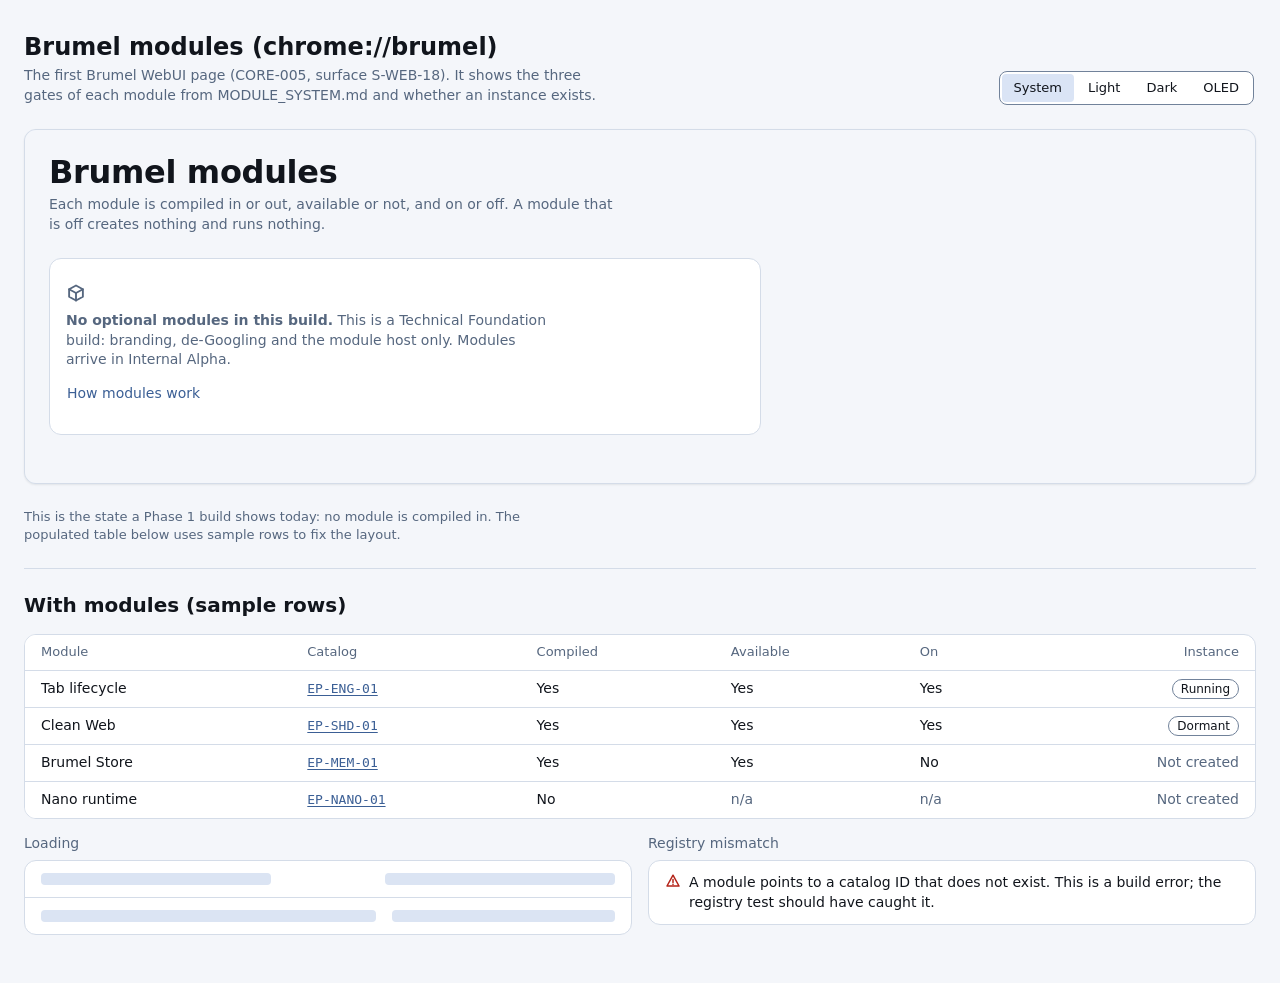
<file: docs/design/mockups/modules.html>
<!doctype html>
<!-- SPDX-License-Identifier: MPL-2.0 -->
<html lang="en">
<head>
  <meta charset="utf-8">
  <meta name="viewport" content="width=device-width, initial-scale=1">
  <title>Brumel modules page mockup | Brumel design</title>
  <meta name="description" content="The chrome://brumel page that lists Brumel modules, their gates and whether each one is running.">
  <link rel="stylesheet" href="mockups.css">
  <script src="mockups.js" defer></script>
</head>
<body>
<!--ICONS-->
<svg xmlns="http://www.w3.org/2000/svg" width="0" height="0" style="position:absolute" aria-hidden="true" focusable="false">
  <symbol id="i-back" viewBox="0 0 16 16"><path d="M10 3 5 8l5 5"/></symbol>
  <symbol id="i-forward" viewBox="0 0 16 16"><path d="m6 3 5 5-5 5"/></symbol>
  <symbol id="i-reload" viewBox="0 0 16 16"><path d="M13 8a5 5 0 1 1-1.46-3.54"/><path d="M13 2.5v3h-3"/></symbol>
  <symbol id="i-tune" viewBox="0 0 16 16"><path d="M2.5 5h6M11.5 5h2M2.5 11h2M7.5 11h6"/><circle cx="10" cy="5" r="1.5"/><circle cx="6" cy="11" r="1.5"/></symbol>
  <symbol id="i-lock" viewBox="0 0 16 16"><rect x="3.5" y="7" width="9" height="6.5" rx="1.5"/><path d="M5.5 7V5a2.5 2.5 0 0 1 5 0v2"/></symbol>
  <symbol id="i-shield" viewBox="0 0 16 16"><path d="M8 1.8 13 3.6v4c0 3.2-2.1 5.4-5 6.6-2.9-1.2-5-3.4-5-6.6v-4z"/></symbol>
  <symbol id="i-extensions" viewBox="0 0 16 16"><path d="M3 5h3V3.5a1.5 1.5 0 0 1 3 0V5h3v3h-1.5a1.5 1.5 0 0 0 0 3H12v2.5H3z"/></symbol>
  <symbol id="i-download" viewBox="0 0 16 16"><path d="M8 2.5V10M4.5 7 8 10.5 11.5 7M3 13.5h10"/></symbol>
  <symbol id="i-more" viewBox="0 0 16 16"><circle cx="8" cy="3.5" r="0.6"/><circle cx="8" cy="8" r="0.6"/><circle cx="8" cy="12.5" r="0.6"/></symbol>
  <symbol id="i-close" viewBox="0 0 16 16"><path d="m4.5 4.5 7 7M11.5 4.5l-7 7"/></symbol>
  <symbol id="i-plus" viewBox="0 0 16 16"><path d="M8 3v10M3 8h10"/></symbol>
  <symbol id="i-search" viewBox="0 0 16 16"><circle cx="7" cy="7" r="4.5"/><path d="m10.5 10.5 3 3"/></symbol>
  <symbol id="i-gauge" viewBox="0 0 16 16"><path d="M2.5 11.5a5.5 5.5 0 1 1 11 0"/><path d="m8 11.5 2.5-3"/></symbol>
  <symbol id="i-check" viewBox="0 0 16 16"><path d="m3.5 8.5 3 3 6-7"/></symbol>
  <symbol id="i-alert" viewBox="0 0 16 16"><path d="M8 2.2 14 13H2z"/><path d="M8 6.5v3M8 11.3v.2"/></symbol>
  <symbol id="i-info" viewBox="0 0 16 16"><circle cx="8" cy="8" r="6"/><path d="M8 7.5v4M8 4.8v.2"/></symbol>
  <symbol id="i-sidebar" viewBox="0 0 16 16"><rect x="2.5" y="3" width="11" height="10" rx="1.5"/><path d="M6.5 3v10"/></symbol>
  <symbol id="i-sun" viewBox="0 0 16 16"><circle cx="8" cy="8" r="2.75"/><path d="M8 1.5v1.5M8 13v1.5M1.5 8H3M13 8h1.5M3.4 3.4l1 1M11.6 11.6l1 1M3.4 12.6l1-1M11.6 4.4l1-1"/></symbol>
  <symbol id="i-cube" viewBox="0 0 16 16"><path d="M8 2 13.5 5v6L8 14 2.5 11V5z"/><path d="M2.5 5 8 8l5.5-3M8 8v6"/></symbol>
  <symbol id="i-muted" viewBox="0 0 16 16"><path d="M2.5 6h2l3-2.5v9l-3-2.5h-2z"/><path d="m10.5 6 3 4M13.5 6l-3 4"/></symbol>
  <symbol id="i-import" viewBox="0 0 16 16"><path d="M8 2.5v7M5 6.5l3 3 3-3"/><path d="M2.5 10v2.5a1 1 0 0 0 1 1h9a1 1 0 0 0 1-1V10"/></symbol>
  <symbol id="i-person" viewBox="0 0 16 16"><circle cx="8" cy="5.5" r="2.5"/><path d="M3 13.5c.8-2.2 2.7-3.5 5-3.5s4.2 1.3 5 3.5"/></symbol>
  <symbol id="i-clock" viewBox="0 0 16 16"><circle cx="8" cy="8" r="5.5"/><path d="M8 5v3l2 1.5"/></symbol>
  <symbol id="i-rest" viewBox="0 0 16 16"><path d="M12.5 10.2A5 5 0 0 1 5.8 3.5a5 5 0 1 0 6.7 6.7z"/></symbol>
  <symbol id="i-pin" viewBox="0 0 16 16"><path d="M6 2.5h4l-.5 4 2 2H4.5l2-2z"/><path d="M8 8.5v5"/></symbol>
</svg>
<!--/ICONS-->
<main class="mock">
  <header class="mock-head">
    <div>
      <h1>Brumel modules (chrome://brumel)</h1>
      <p>The first Brumel WebUI page (CORE-005, surface S-WEB-18). It shows the three gates of each module from MODULE_SYSTEM.md and whether an instance exists.</p>
    </div>
    <fieldset class="segmented" aria-label="Mockup theme">
      <label><input type="radio" name="mock-theme" value="system" checked>System</label>
      <label><input type="radio" name="mock-theme" value="light">Light</label>
      <label><input type="radio" name="mock-theme" value="dark">Dark</label>
      <label><input type="radio" name="mock-theme" value="oled">OLED</label>
    </fieldset>
  </header>

  <div class="window window--page window--fit" role="group" aria-label="Modules page mockup">
    <div class="viewport">
      <div class="webui__main">
        <div>
          <div class="page-head"><h2 class="page-title">Brumel modules</h2></div>
          <p class="page-lede">Each module is compiled in or out, available or not, and on or off. A module that is off creates nothing and runs nothing.</p>
        </div>
        <div class="panel empty">
          <svg class="icon icon--20 muted" aria-hidden="true"><use href="#i-cube"/></svg>
          <p><strong>No optional modules in this build.</strong> This is a Technical Foundation build: branding, de-Googling and the module host only. Modules arrive in Internal Alpha.</p>
          <a class="btn btn--quiet" href="../../architecture/MODULE_SYSTEM.md">How modules work</a>
        </div>
      </div>
    </div>
  </div>

  <p class="mock-note">This is the state a Phase 1 build shows today: no module is compiled in. The populated table below uses sample rows to fix the layout.</p>

  <section class="mock-section" aria-labelledby="states-modules">
    <h2 id="states-modules">With modules (sample rows)</h2>
    <div class="panel table-wrap">
      <table class="table table--stack">
        <thead><tr><th scope="col">Module</th><th scope="col">Catalog</th><th scope="col">Compiled</th><th scope="col">Available</th><th scope="col">On</th><th scope="col">Instance</th></tr></thead>
        <tbody>
          <tr><td data-label="Module">Tab lifecycle</td><td data-label="Catalog"><a href="../../product/FEATURES.md"><code class="mono">EP-ENG-01</code></a></td><td data-label="Compiled">Yes</td><td data-label="Available">Yes</td><td data-label="On">Yes</td><td data-label="Instance"><span class="badge">Running</span></td></tr>
          <tr><td data-label="Module">Clean Web</td><td data-label="Catalog"><a href="../../product/FEATURES.md"><code class="mono">EP-SHD-01</code></a></td><td data-label="Compiled">Yes</td><td data-label="Available">Yes</td><td data-label="On">Yes</td><td data-label="Instance"><span class="badge">Dormant</span></td></tr>
          <tr><td data-label="Module">Brumel Store</td><td data-label="Catalog"><a href="../../product/FEATURES.md"><code class="mono">EP-MEM-01</code></a></td><td data-label="Compiled">Yes</td><td data-label="Available">Yes</td><td data-label="On">No</td><td class="muted" data-label="Instance">Not created</td></tr>
          <tr><td data-label="Module">Nano runtime</td><td data-label="Catalog"><a href="../../product/FEATURES.md"><code class="mono">EP-NANO-01</code></a></td><td data-label="Compiled">No</td><td class="muted" data-label="Available">n/a</td><td class="muted" data-label="On">n/a</td><td class="muted" data-label="Instance">Not created</td></tr>
        </tbody>
      </table>
    </div>
    <div class="mock-grid">
      <div class="mock-state">
        <h3>Loading</h3>
        <div class="panel" aria-busy="true" aria-label="Loading modules">
          <div class="row"><span class="skeleton skeleton--w40"></span><span class="skeleton skeleton--w40"></span></div>
          <div class="row"><span class="skeleton skeleton--w60"></span><span class="skeleton skeleton--w40"></span></div>
        </div>
      </div>
      <div class="mock-state">
        <h3>Registry mismatch</h3>
        <div class="panel"><div class="row"><div class="status status--danger" role="status"><svg class="icon" aria-hidden="true"><use href="#i-alert"/></svg><p><strong>A module points to a catalog ID that does not exist.</strong> This is a build error; the registry test should have caught it.</p></div></div></div>
      </div>
    </div>
  </section>
</main>
</body>
</html>
</file>
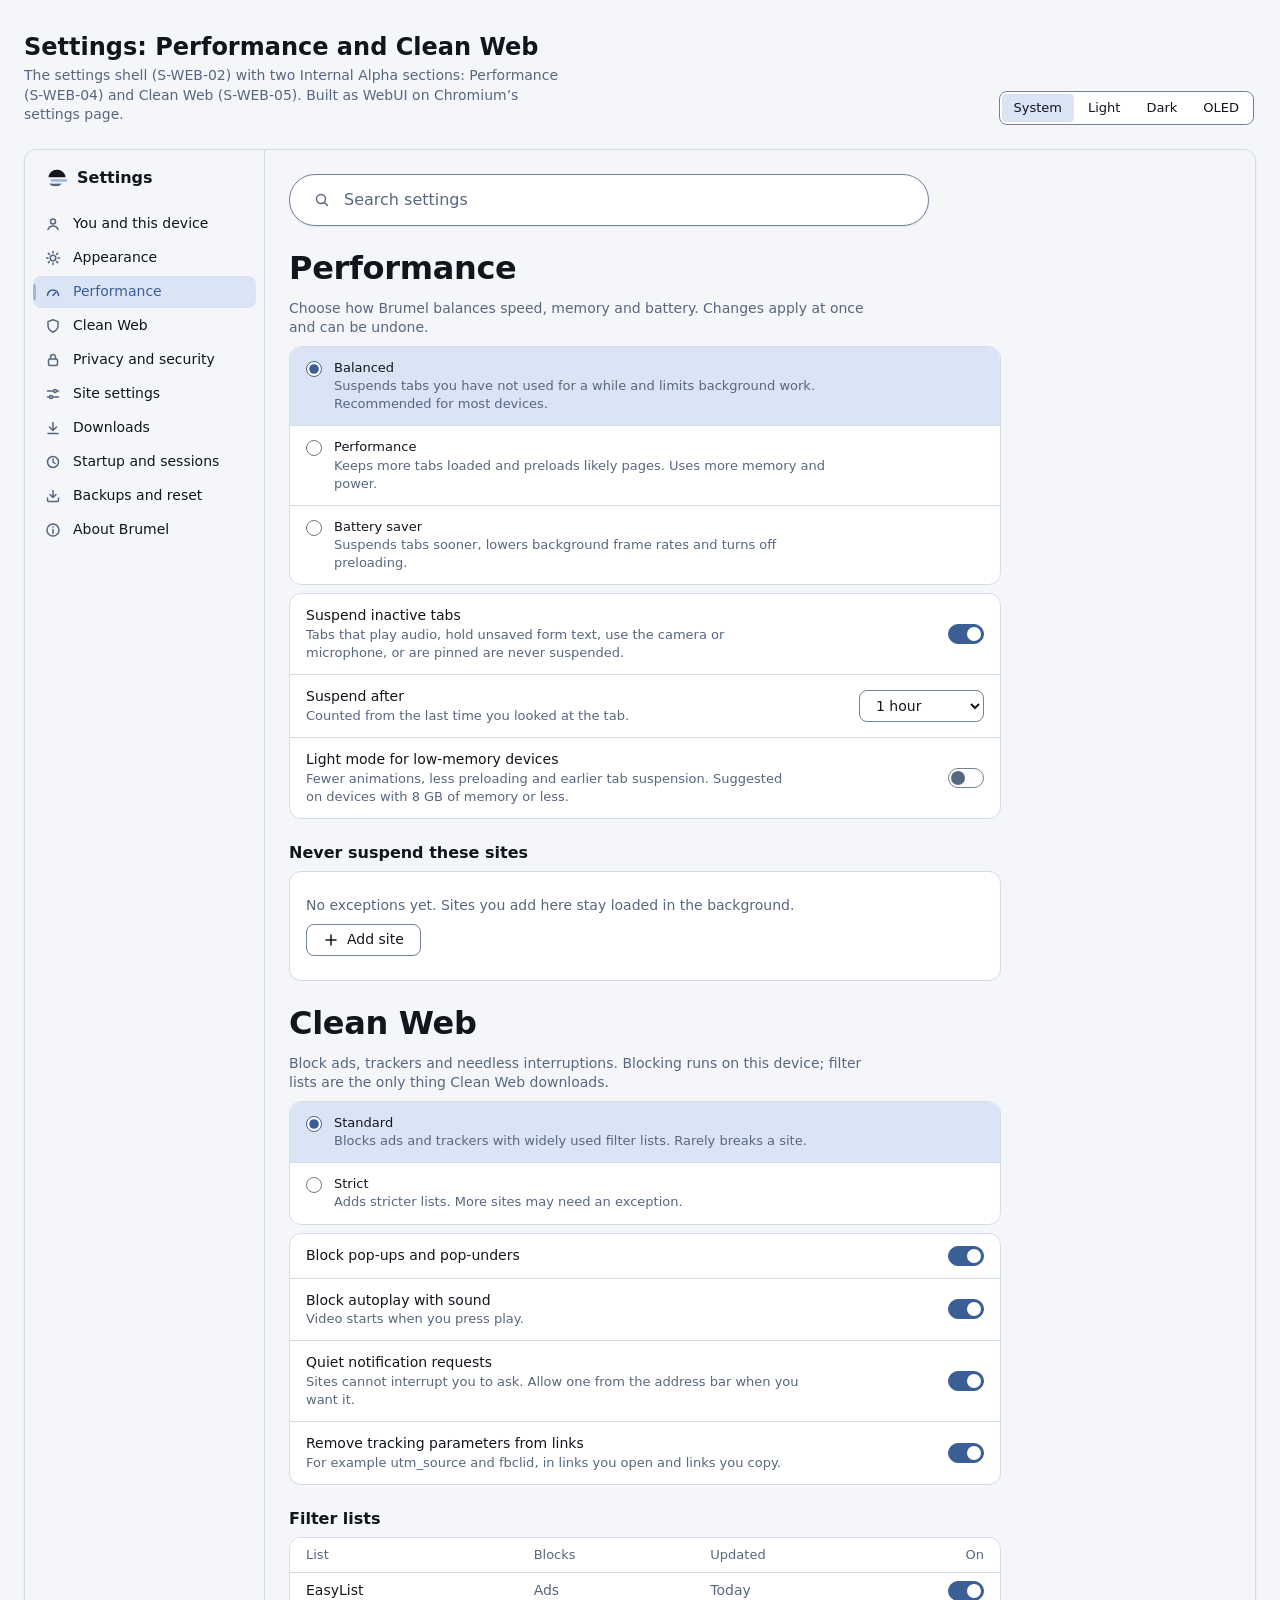
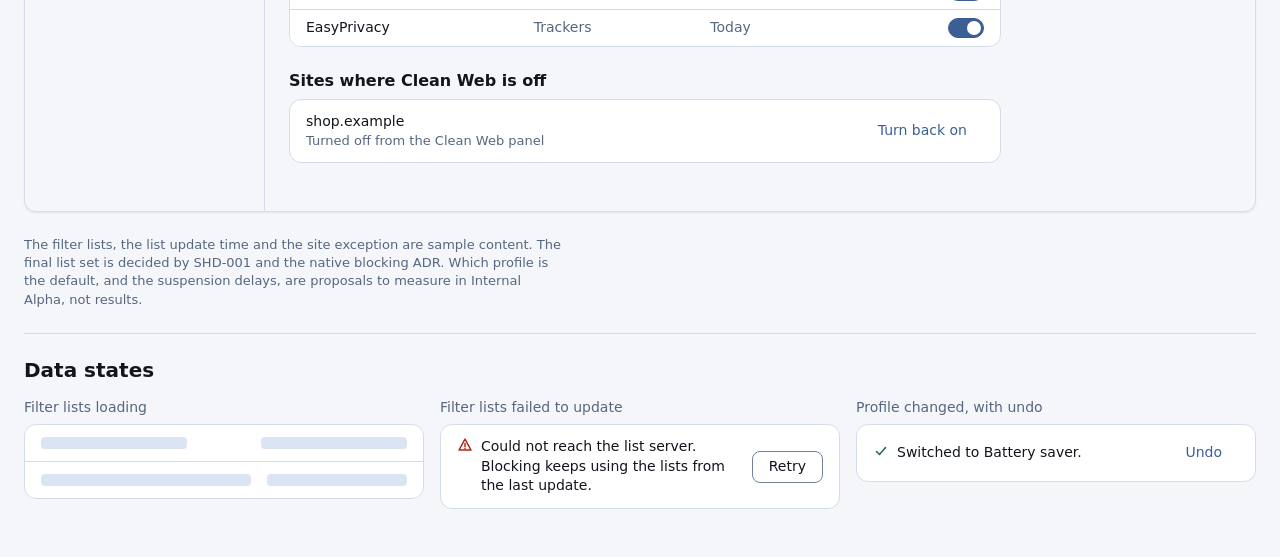
<file: docs/design/mockups/settings.html>
<!doctype html>
<!-- SPDX-License-Identifier: MPL-2.0 -->
<html lang="en">
<head>
  <meta charset="utf-8">
  <meta name="viewport" content="width=device-width, initial-scale=1">
  <title>Settings mockup, Performance and Clean Web | Brumel design</title>
  <meta name="description" content="Brumel settings shell with the Performance and Clean Web sections, and their loading, empty and error states.">
  <link rel="stylesheet" href="mockups.css">
  <script src="mockups.js" defer></script>
</head>
<body>
<!--ICONS-->
<svg xmlns="http://www.w3.org/2000/svg" width="0" height="0" style="position:absolute" aria-hidden="true" focusable="false">
  <symbol id="i-back" viewBox="0 0 16 16"><path d="M10 3 5 8l5 5"/></symbol>
  <symbol id="i-forward" viewBox="0 0 16 16"><path d="m6 3 5 5-5 5"/></symbol>
  <symbol id="i-reload" viewBox="0 0 16 16"><path d="M13 8a5 5 0 1 1-1.46-3.54"/><path d="M13 2.5v3h-3"/></symbol>
  <symbol id="i-tune" viewBox="0 0 16 16"><path d="M2.5 5h6M11.5 5h2M2.5 11h2M7.5 11h6"/><circle cx="10" cy="5" r="1.5"/><circle cx="6" cy="11" r="1.5"/></symbol>
  <symbol id="i-lock" viewBox="0 0 16 16"><rect x="3.5" y="7" width="9" height="6.5" rx="1.5"/><path d="M5.5 7V5a2.5 2.5 0 0 1 5 0v2"/></symbol>
  <symbol id="i-shield" viewBox="0 0 16 16"><path d="M8 1.8 13 3.6v4c0 3.2-2.1 5.4-5 6.6-2.9-1.2-5-3.4-5-6.6v-4z"/></symbol>
  <symbol id="i-extensions" viewBox="0 0 16 16"><path d="M3 5h3V3.5a1.5 1.5 0 0 1 3 0V5h3v3h-1.5a1.5 1.5 0 0 0 0 3H12v2.5H3z"/></symbol>
  <symbol id="i-download" viewBox="0 0 16 16"><path d="M8 2.5V10M4.5 7 8 10.5 11.5 7M3 13.5h10"/></symbol>
  <symbol id="i-more" viewBox="0 0 16 16"><circle cx="8" cy="3.5" r="0.6"/><circle cx="8" cy="8" r="0.6"/><circle cx="8" cy="12.5" r="0.6"/></symbol>
  <symbol id="i-close" viewBox="0 0 16 16"><path d="m4.5 4.5 7 7M11.5 4.5l-7 7"/></symbol>
  <symbol id="i-plus" viewBox="0 0 16 16"><path d="M8 3v10M3 8h10"/></symbol>
  <symbol id="i-search" viewBox="0 0 16 16"><circle cx="7" cy="7" r="4.5"/><path d="m10.5 10.5 3 3"/></symbol>
  <symbol id="i-gauge" viewBox="0 0 16 16"><path d="M2.5 11.5a5.5 5.5 0 1 1 11 0"/><path d="m8 11.5 2.5-3"/></symbol>
  <symbol id="i-check" viewBox="0 0 16 16"><path d="m3.5 8.5 3 3 6-7"/></symbol>
  <symbol id="i-alert" viewBox="0 0 16 16"><path d="M8 2.2 14 13H2z"/><path d="M8 6.5v3M8 11.3v.2"/></symbol>
  <symbol id="i-info" viewBox="0 0 16 16"><circle cx="8" cy="8" r="6"/><path d="M8 7.5v4M8 4.8v.2"/></symbol>
  <symbol id="i-sidebar" viewBox="0 0 16 16"><rect x="2.5" y="3" width="11" height="10" rx="1.5"/><path d="M6.5 3v10"/></symbol>
  <symbol id="i-sun" viewBox="0 0 16 16"><circle cx="8" cy="8" r="2.75"/><path d="M8 1.5v1.5M8 13v1.5M1.5 8H3M13 8h1.5M3.4 3.4l1 1M11.6 11.6l1 1M3.4 12.6l1-1M11.6 4.4l1-1"/></symbol>
  <symbol id="i-cube" viewBox="0 0 16 16"><path d="M8 2 13.5 5v6L8 14 2.5 11V5z"/><path d="M2.5 5 8 8l5.5-3M8 8v6"/></symbol>
  <symbol id="i-muted" viewBox="0 0 16 16"><path d="M2.5 6h2l3-2.5v9l-3-2.5h-2z"/><path d="m10.5 6 3 4M13.5 6l-3 4"/></symbol>
  <symbol id="i-import" viewBox="0 0 16 16"><path d="M8 2.5v7M5 6.5l3 3 3-3"/><path d="M2.5 10v2.5a1 1 0 0 0 1 1h9a1 1 0 0 0 1-1V10"/></symbol>
  <symbol id="i-person" viewBox="0 0 16 16"><circle cx="8" cy="5.5" r="2.5"/><path d="M3 13.5c.8-2.2 2.7-3.5 5-3.5s4.2 1.3 5 3.5"/></symbol>
  <symbol id="i-clock" viewBox="0 0 16 16"><circle cx="8" cy="8" r="5.5"/><path d="M8 5v3l2 1.5"/></symbol>
  <symbol id="i-rest" viewBox="0 0 16 16"><path d="M12.5 10.2A5 5 0 0 1 5.8 3.5a5 5 0 1 0 6.7 6.7z"/></symbol>
  <symbol id="i-pin" viewBox="0 0 16 16"><path d="M6 2.5h4l-.5 4 2 2H4.5l2-2z"/><path d="M8 8.5v5"/></symbol>
</svg>
<!--/ICONS-->
<main class="mock">
  <header class="mock-head">
    <div>
      <h1>Settings: Performance and Clean Web</h1>
      <p>The settings shell (S-WEB-02) with two Internal Alpha sections: Performance (S-WEB-04) and Clean Web (S-WEB-05). Built as WebUI on Chromium’s settings page.</p>
    </div>
    <fieldset class="segmented" aria-label="Mockup theme">
      <label><input type="radio" name="mock-theme" value="system" checked>System</label>
      <label><input type="radio" name="mock-theme" value="light">Light</label>
      <label><input type="radio" name="mock-theme" value="dark">Dark</label>
      <label><input type="radio" name="mock-theme" value="oled">OLED</label>
    </fieldset>
  </header>

  <div class="window window--page" role="group" aria-label="Settings page mockup">
    <div class="webui viewport">
      <nav class="webui__nav" aria-label="Settings sections">
        <p class="webui__brand"><img class="logo-light" src="../../../assets/branding/logo/mark.svg" alt="" width="24" height="24"><img class="logo-dark" src="../../../assets/branding/logo/mark-dark.svg" alt="" width="24" height="24">Settings</p>
        <a class="navlink" href="#"><svg class="icon" aria-hidden="true"><use href="#i-person"/></svg>You and this device</a>
        <a class="navlink" href="#"><svg class="icon" aria-hidden="true"><use href="#i-sun"/></svg>Appearance</a>
        <a class="navlink" href="#performance" aria-current="page"><svg class="icon" aria-hidden="true"><use href="#i-gauge"/></svg>Performance</a>
        <a class="navlink" href="#clean-web"><svg class="icon" aria-hidden="true"><use href="#i-shield"/></svg>Clean Web</a>
        <a class="navlink" href="#"><svg class="icon" aria-hidden="true"><use href="#i-lock"/></svg>Privacy and security</a>
        <a class="navlink" href="#"><svg class="icon" aria-hidden="true"><use href="#i-tune"/></svg>Site settings</a>
        <a class="navlink" href="#"><svg class="icon" aria-hidden="true"><use href="#i-download"/></svg>Downloads</a>
        <a class="navlink" href="#"><svg class="icon" aria-hidden="true"><use href="#i-clock"/></svg>Startup and sessions</a>
        <a class="navlink" href="#"><svg class="icon" aria-hidden="true"><use href="#i-import"/></svg>Backups and reset</a>
        <a class="navlink" href="about.html"><svg class="icon" aria-hidden="true"><use href="#i-info"/></svg>About Brumel</a>
      </nav>

      <div class="webui__main">
        <label class="ntp__search webui__search">
          <svg class="icon" aria-hidden="true"><use href="#i-search"/></svg>
          <span class="visually-hidden">Search settings</span>
          <input type="search" placeholder="Search settings" autocomplete="off">
        </label>

        <section class="group" id="performance" aria-labelledby="perf-title">
          <div class="page-head"><h2 id="perf-title" class="page-title">Performance</h2></div>
          <p class="page-lede">Choose how Brumel balances speed, memory and battery. Changes apply at once and can be undone.</p>
          <fieldset class="panel panel--fieldset" aria-label="Performance profile">
            <label class="choice"><input type="radio" name="profile" value="balanced" checked><span><strong>Balanced</strong><span>Suspends tabs you have not used for a while and limits background work. Recommended for most devices.</span></span></label>
            <label class="choice"><input type="radio" name="profile" value="performance"><span><strong>Performance</strong><span>Keeps more tabs loaded and preloads likely pages. Uses more memory and power.</span></span></label>
            <label class="choice"><input type="radio" name="profile" value="battery"><span><strong>Battery saver</strong><span>Suspends tabs sooner, lowers background frame rates and turns off preloading.</span></span></label>
          </fieldset>

          <div class="panel">
            <div class="row">
              <div class="row__text"><strong id="susp-l">Suspend inactive tabs</strong><span id="susp-d">Tabs that play audio, hold unsaved form text, use the camera or microphone, or are pinned are never suspended.</span></div>
              <label class="switch"><input type="checkbox" checked aria-labelledby="susp-l" aria-describedby="susp-d"><span class="switch__track" aria-hidden="true"></span></label>
            </div>
            <div class="row">
              <div class="row__text"><strong id="after-l">Suspend after</strong><span>Counted from the last time you looked at the tab.</span></div>
              <select class="select" aria-labelledby="after-l"><option>30 minutes</option><option selected>1 hour</option><option>4 hours</option></select>
            </div>
            <div class="row">
              <div class="row__text"><strong id="low-l">Light mode for low-memory devices</strong><span id="low-d">Fewer animations, less preloading and earlier tab suspension. Suggested on devices with 8 GB of memory or less.</span></div>
              <label class="switch"><input type="checkbox" aria-labelledby="low-l" aria-describedby="low-d"><span class="switch__track" aria-hidden="true"></span></label>
            </div>
          </div>

          <div class="group">
            <h3>Never suspend these sites</h3>
            <div class="panel empty">
              <p>No exceptions yet. Sites you add here stay loaded in the background.</p>
              <button class="btn" type="button"><svg class="icon" aria-hidden="true"><use href="#i-plus"/></svg>Add site</button>
            </div>
          </div>
        </section>

        <section class="group" id="clean-web" aria-labelledby="cw-title">
          <div class="page-head"><h2 id="cw-title" class="page-title">Clean Web</h2></div>
          <p class="page-lede">Block ads, trackers and needless interruptions. Blocking runs on this device; filter lists are the only thing Clean Web downloads.</p>
          <fieldset class="panel panel--fieldset" aria-label="Blocking level">
            <label class="choice"><input type="radio" name="level" value="standard" checked><span><strong>Standard</strong><span>Blocks ads and trackers with widely used filter lists. Rarely breaks a site.</span></span></label>
            <label class="choice"><input type="radio" name="level" value="strict"><span><strong>Strict</strong><span>Adds stricter lists. More sites may need an exception.</span></span></label>
          </fieldset>

          <div class="panel">
            <div class="row"><div class="row__text"><strong id="pop-l">Block pop-ups and pop-unders</strong></div><label class="switch"><input type="checkbox" checked aria-labelledby="pop-l"><span class="switch__track" aria-hidden="true"></span></label></div>
            <div class="row"><div class="row__text"><strong id="auto-l">Block autoplay with sound</strong><span>Video starts when you press play.</span></div><label class="switch"><input type="checkbox" checked aria-labelledby="auto-l"><span class="switch__track" aria-hidden="true"></span></label></div>
            <div class="row"><div class="row__text"><strong id="notif-l">Quiet notification requests</strong><span>Sites cannot interrupt you to ask. Allow one from the address bar when you want it.</span></div><label class="switch"><input type="checkbox" checked aria-labelledby="notif-l"><span class="switch__track" aria-hidden="true"></span></label></div>
            <div class="row"><div class="row__text"><strong id="param-l">Remove tracking parameters from links</strong><span>For example utm_source and fbclid, in links you open and links you copy.</span></div><label class="switch"><input type="checkbox" checked aria-labelledby="param-l"><span class="switch__track" aria-hidden="true"></span></label></div>
          </div>

          <div class="group">
            <h3>Filter lists</h3>
            <div class="panel table-wrap">
              <table class="table table--stack">
                <thead><tr><th scope="col">List</th><th scope="col">Blocks</th><th scope="col">Updated</th><th scope="col">On</th></tr></thead>
                <tbody>
                  <tr><td data-label="List">EasyList</td><td class="muted" data-label="Blocks">Ads</td><td class="muted num" data-label="Updated">Today</td><td data-label="On"><label class="switch"><input type="checkbox" checked aria-label="EasyList on"><span class="switch__track" aria-hidden="true"></span></label></td></tr>
                  <tr><td data-label="List">EasyPrivacy</td><td class="muted" data-label="Blocks">Trackers</td><td class="muted num" data-label="Updated">Today</td><td data-label="On"><label class="switch"><input type="checkbox" checked aria-label="EasyPrivacy on"><span class="switch__track" aria-hidden="true"></span></label></td></tr>
                </tbody>
              </table>
            </div>
          </div>

          <div class="group">
            <h3>Sites where Clean Web is off</h3>
            <div class="panel">
              <div class="row"><div class="row__text"><strong>shop.example</strong><span>Turned off from the Clean Web panel</span></div><button class="btn btn--quiet" type="button">Turn back on</button></div>
            </div>
          </div>
        </section>
      </div>
    </div>
  </div>

  <p class="mock-note">The filter lists, the list update time and the site exception are sample content. The final list set is decided by SHD-001 and the native blocking ADR. Which profile is the default, and the suspension delays, are proposals to measure in Internal Alpha, not results.</p>

  <section class="mock-section" aria-labelledby="states-settings">
    <h2 id="states-settings">Data states</h2>
    <div class="mock-grid">
      <div class="mock-state">
        <h3>Filter lists loading</h3>
        <div class="panel" aria-busy="true" aria-label="Loading filter lists">
          <div class="row"><span class="skeleton skeleton--w40"></span><span class="skeleton skeleton--w40"></span></div>
          <div class="row"><span class="skeleton skeleton--w60"></span><span class="skeleton skeleton--w40"></span></div>
        </div>
      </div>
      <div class="mock-state">
        <h3>Filter lists failed to update</h3>
        <div class="panel">
          <div class="row">
            <div class="status status--danger"><svg class="icon" aria-hidden="true"><use href="#i-alert"/></svg><p><strong>Could not reach the list server.</strong> Blocking keeps using the lists from the last update.</p></div>
            <button class="btn" type="button">Retry</button>
          </div>
        </div>
      </div>
      <div class="mock-state">
        <h3>Profile changed, with undo</h3>
        <div class="panel">
          <div class="row">
            <div class="status status--success"><svg class="icon" aria-hidden="true"><use href="#i-check"/></svg><p>Switched to Battery saver.</p></div>
            <button class="btn btn--quiet" type="button">Undo</button>
          </div>
        </div>
      </div>
    </div>
  </section>
</main>
</body>
</html>
</file>
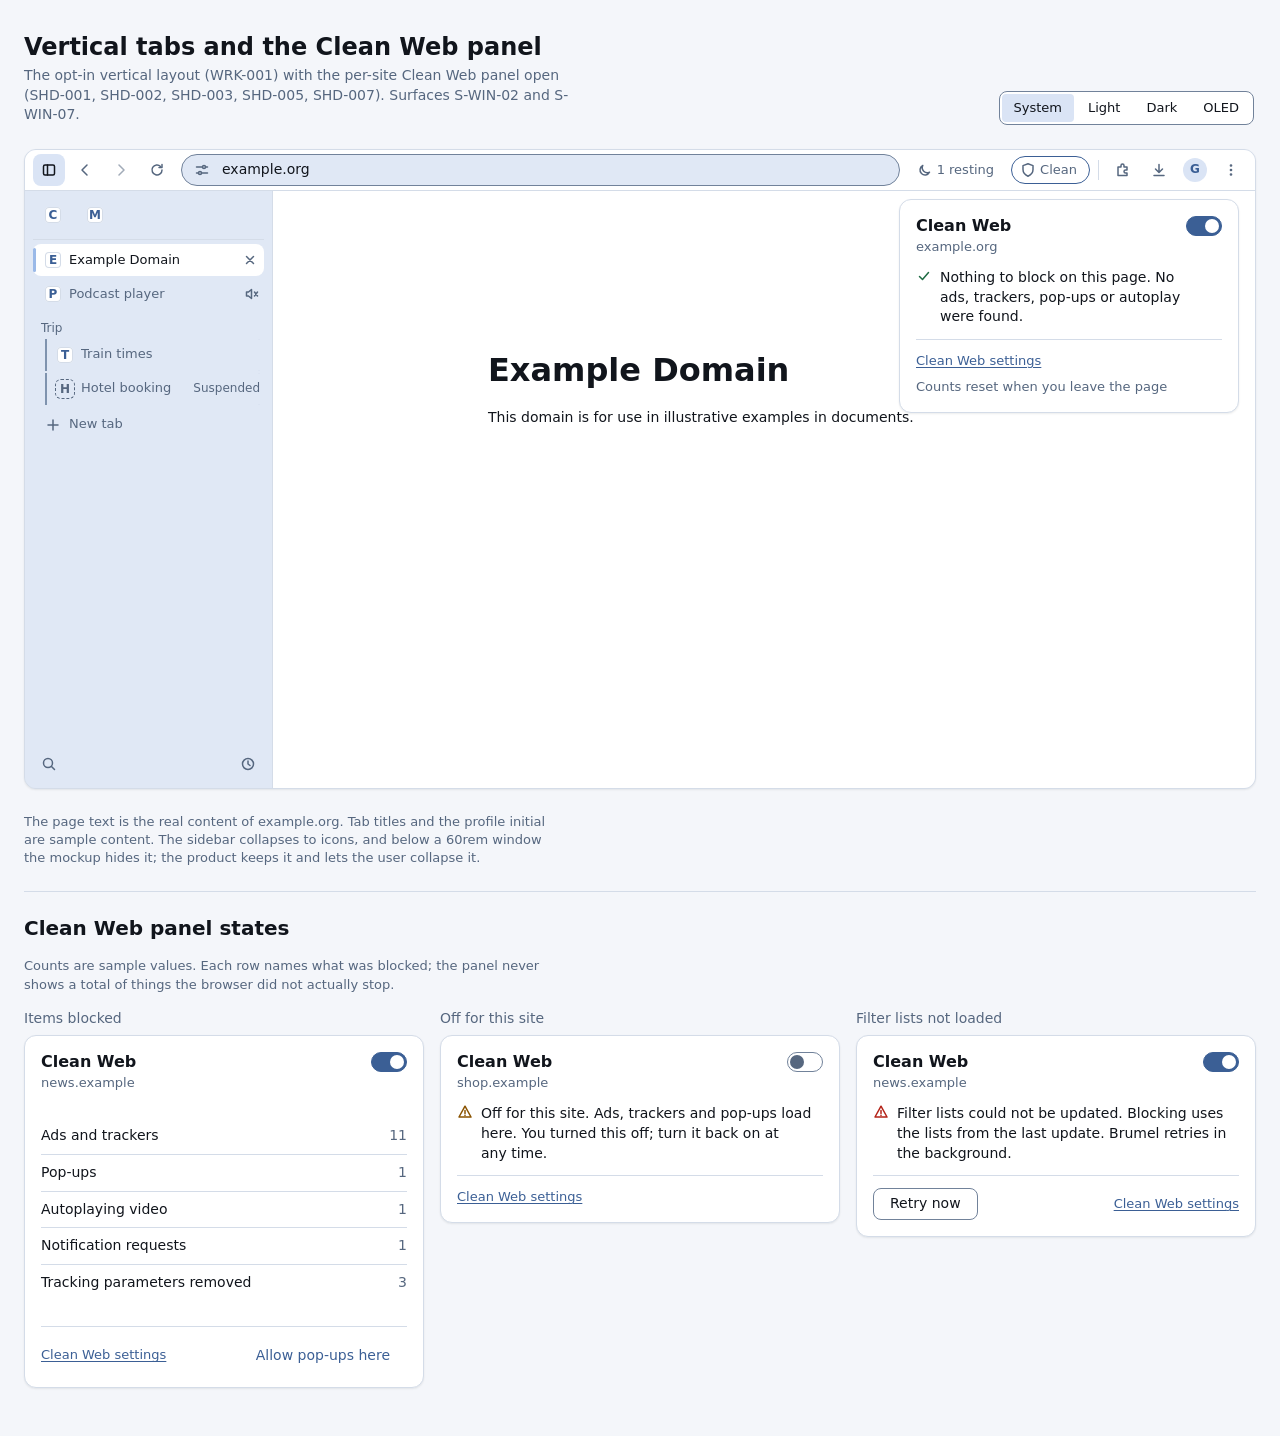
<file: docs/design/mockups/vertical-tabs.html>
<!doctype html>
<!-- SPDX-License-Identifier: MPL-2.0 -->
<html lang="en">
<head>
  <meta charset="utf-8">
  <meta name="viewport" content="width=device-width, initial-scale=1">
  <title>Vertical tabs and Clean Web panel mockup | Brumel design</title>
  <meta name="description" content="Brumel main window with the vertical tab sidebar and the per-site Clean Web panel open.">
  <link rel="stylesheet" href="mockups.css">
  <script src="mockups.js" defer></script>
</head>
<body>
<!--ICONS-->
<svg xmlns="http://www.w3.org/2000/svg" width="0" height="0" style="position:absolute" aria-hidden="true" focusable="false">
  <symbol id="i-back" viewBox="0 0 16 16"><path d="M10 3 5 8l5 5"/></symbol>
  <symbol id="i-forward" viewBox="0 0 16 16"><path d="m6 3 5 5-5 5"/></symbol>
  <symbol id="i-reload" viewBox="0 0 16 16"><path d="M13 8a5 5 0 1 1-1.46-3.54"/><path d="M13 2.5v3h-3"/></symbol>
  <symbol id="i-tune" viewBox="0 0 16 16"><path d="M2.5 5h6M11.5 5h2M2.5 11h2M7.5 11h6"/><circle cx="10" cy="5" r="1.5"/><circle cx="6" cy="11" r="1.5"/></symbol>
  <symbol id="i-lock" viewBox="0 0 16 16"><rect x="3.5" y="7" width="9" height="6.5" rx="1.5"/><path d="M5.5 7V5a2.5 2.5 0 0 1 5 0v2"/></symbol>
  <symbol id="i-shield" viewBox="0 0 16 16"><path d="M8 1.8 13 3.6v4c0 3.2-2.1 5.4-5 6.6-2.9-1.2-5-3.4-5-6.6v-4z"/></symbol>
  <symbol id="i-extensions" viewBox="0 0 16 16"><path d="M3 5h3V3.5a1.5 1.5 0 0 1 3 0V5h3v3h-1.5a1.5 1.5 0 0 0 0 3H12v2.5H3z"/></symbol>
  <symbol id="i-download" viewBox="0 0 16 16"><path d="M8 2.5V10M4.5 7 8 10.5 11.5 7M3 13.5h10"/></symbol>
  <symbol id="i-more" viewBox="0 0 16 16"><circle cx="8" cy="3.5" r="0.6"/><circle cx="8" cy="8" r="0.6"/><circle cx="8" cy="12.5" r="0.6"/></symbol>
  <symbol id="i-close" viewBox="0 0 16 16"><path d="m4.5 4.5 7 7M11.5 4.5l-7 7"/></symbol>
  <symbol id="i-plus" viewBox="0 0 16 16"><path d="M8 3v10M3 8h10"/></symbol>
  <symbol id="i-search" viewBox="0 0 16 16"><circle cx="7" cy="7" r="4.5"/><path d="m10.5 10.5 3 3"/></symbol>
  <symbol id="i-gauge" viewBox="0 0 16 16"><path d="M2.5 11.5a5.5 5.5 0 1 1 11 0"/><path d="m8 11.5 2.5-3"/></symbol>
  <symbol id="i-check" viewBox="0 0 16 16"><path d="m3.5 8.5 3 3 6-7"/></symbol>
  <symbol id="i-alert" viewBox="0 0 16 16"><path d="M8 2.2 14 13H2z"/><path d="M8 6.5v3M8 11.3v.2"/></symbol>
  <symbol id="i-info" viewBox="0 0 16 16"><circle cx="8" cy="8" r="6"/><path d="M8 7.5v4M8 4.8v.2"/></symbol>
  <symbol id="i-sidebar" viewBox="0 0 16 16"><rect x="2.5" y="3" width="11" height="10" rx="1.5"/><path d="M6.5 3v10"/></symbol>
  <symbol id="i-sun" viewBox="0 0 16 16"><circle cx="8" cy="8" r="2.75"/><path d="M8 1.5v1.5M8 13v1.5M1.5 8H3M13 8h1.5M3.4 3.4l1 1M11.6 11.6l1 1M3.4 12.6l1-1M11.6 4.4l1-1"/></symbol>
  <symbol id="i-cube" viewBox="0 0 16 16"><path d="M8 2 13.5 5v6L8 14 2.5 11V5z"/><path d="M2.5 5 8 8l5.5-3M8 8v6"/></symbol>
  <symbol id="i-muted" viewBox="0 0 16 16"><path d="M2.5 6h2l3-2.5v9l-3-2.5h-2z"/><path d="m10.5 6 3 4M13.5 6l-3 4"/></symbol>
  <symbol id="i-import" viewBox="0 0 16 16"><path d="M8 2.5v7M5 6.5l3 3 3-3"/><path d="M2.5 10v2.5a1 1 0 0 0 1 1h9a1 1 0 0 0 1-1V10"/></symbol>
  <symbol id="i-person" viewBox="0 0 16 16"><circle cx="8" cy="5.5" r="2.5"/><path d="M3 13.5c.8-2.2 2.7-3.5 5-3.5s4.2 1.3 5 3.5"/></symbol>
  <symbol id="i-clock" viewBox="0 0 16 16"><circle cx="8" cy="8" r="5.5"/><path d="M8 5v3l2 1.5"/></symbol>
  <symbol id="i-rest" viewBox="0 0 16 16"><path d="M12.5 10.2A5 5 0 0 1 5.8 3.5a5 5 0 1 0 6.7 6.7z"/></symbol>
  <symbol id="i-pin" viewBox="0 0 16 16"><path d="M6 2.5h4l-.5 4 2 2H4.5l2-2z"/><path d="M8 8.5v5"/></symbol>
</svg>
<!--/ICONS-->
<main class="mock">
  <header class="mock-head">
    <div>
      <h1>Vertical tabs and the Clean Web panel</h1>
      <p>The opt-in vertical layout (WRK-001) with the per-site Clean Web panel open (SHD-001, SHD-002, SHD-003, SHD-005, SHD-007). Surfaces S-WIN-02 and S-WIN-07.</p>
    </div>
    <fieldset class="segmented" aria-label="Mockup theme">
      <label><input type="radio" name="mock-theme" value="system" checked>System</label>
      <label><input type="radio" name="mock-theme" value="light">Light</label>
      <label><input type="radio" name="mock-theme" value="dark">Dark</label>
      <label><input type="radio" name="mock-theme" value="oled">OLED</label>
    </fieldset>
  </header>

  <figure class="window window--vertical" aria-label="Brumel window mockup with vertical tabs">
    <div class="toolbar">
      <button class="icon-btn hide-narrow" type="button" aria-label="Collapse tab sidebar" aria-pressed="true"><svg class="icon"><use href="#i-sidebar"/></svg></button>
      <button class="icon-btn" type="button" aria-label="Back"><svg class="icon"><use href="#i-back"/></svg></button>
      <button class="icon-btn hide-phone" type="button" aria-label="Forward" disabled><svg class="icon"><use href="#i-forward"/></svg></button>
      <button class="icon-btn" type="button" aria-label="Reload"><svg class="icon"><use href="#i-reload"/></svg></button>
      <div class="omnibox">
        <button class="omnibox__chip" type="button" aria-label="Site information for example.org: connection is secure"><svg class="icon"><use href="#i-tune"/></svg></button>
        <span class="omnibox__url"><b>example.org</b></span>
      </div>
      <button class="pill hide-phone" type="button" aria-label="1 tab resting to save memory"><svg class="icon" aria-hidden="true"><use href="#i-rest"/></svg><span class="num">1</span><span class="pill__word">resting</span></button>
      <button class="pill" type="button" aria-expanded="true" aria-controls="cw-panel" aria-label="Clean Web: nothing blocked on this page"><svg class="icon" aria-hidden="true"><use href="#i-shield"/></svg><span class="pill__word">Clean</span></button>
      <span class="toolbar__sep hide-narrow" aria-hidden="true"></span>
      <button class="icon-btn hide-narrow" type="button" aria-label="Extensions"><svg class="icon"><use href="#i-extensions"/></svg></button>
      <button class="icon-btn hide-narrow" type="button" aria-label="Downloads"><svg class="icon"><use href="#i-download"/></svg></button>
      <button class="icon-btn" type="button" aria-label="Profile: Personal, local only"><span class="avatar" aria-hidden="true">G</span></button>
      <button class="icon-btn" type="button" aria-label="Brumel menu"><svg class="icon"><use href="#i-more"/></svg></button>
    </div>

    <nav class="vtabs" aria-label="Tabs">
      <div class="vtabs__pinned" role="tablist" aria-label="Pinned tabs">
        <button class="tab" role="tab" aria-selected="false" type="button" aria-label="Pinned tab: Calendar"><span class="tab__fav" aria-hidden="true">C</span></button>
        <button class="tab" role="tab" aria-selected="false" type="button" aria-label="Pinned tab: Mail"><span class="tab__fav" aria-hidden="true">M</span></button>
      </div>
      <div role="tablist" aria-label="Open tabs" aria-orientation="vertical">
        <button class="tab" role="tab" aria-selected="true" type="button"><span class="tab__fav" aria-hidden="true">E</span><span class="tab__title">Example Domain</span><span class="icon-btn icon-btn--sm" aria-hidden="true"><svg class="icon"><use href="#i-close"/></svg></span></button>
        <button class="tab" role="tab" aria-selected="false" type="button" aria-label="Podcast player, muted"><span class="tab__fav" aria-hidden="true">P</span><span class="tab__title">Podcast player</span><svg class="icon" aria-hidden="true"><use href="#i-muted"/></svg></button>
        <p class="vtabs__group">Trip</p>
        <button class="tab tab--grouped" role="tab" aria-selected="false" type="button" aria-label="Train times, in group Trip"><span class="tab__fav" aria-hidden="true">T</span><span class="tab__title">Train times</span></button>
        <button class="tab tab--grouped tab--suspended" role="tab" aria-selected="false" type="button" aria-label="Hotel booking, suspended to save memory, in group Trip"><span class="tab__fav" aria-hidden="true">H</span><span class="tab__title">Hotel booking</span><span class="tab__state" aria-hidden="true">Suspended</span></button>
      </div>
      <button class="vtabs__new" type="button"><svg class="icon"><use href="#i-plus"/></svg>New tab</button>
      <div class="vtabs__foot">
        <button class="icon-btn" type="button" aria-label="Search tabs"><svg class="icon"><use href="#i-search"/></svg></button>
        <button class="icon-btn" type="button" aria-label="Recently closed"><svg class="icon"><use href="#i-clock"/></svg></button>
      </div>
    </nav>

    <div class="viewport viewport--web">
      <article class="webpage" aria-label="Web content: example.org">
        <h2>Example Domain</h2>
        <p>This domain is for use in illustrative examples in documents.</p>
      </article>

      <section class="bubble bubble--anchored" id="cw-panel" aria-labelledby="cw-title">
        <div class="bubble__head">
          <div>
            <h2 id="cw-title">Clean Web</h2>
            <p>example.org</p>
          </div>
          <label class="switch" title="Clean Web on this site">
            <input type="checkbox" checked aria-label="Clean Web on this site">
            <span class="switch__track" aria-hidden="true"></span>
          </label>
        </div>
        <div class="status status--success">
          <svg class="icon" aria-hidden="true"><use href="#i-check"/></svg>
          <p>Nothing to block on this page. No ads, trackers, pop-ups or autoplay were found.</p>
        </div>
        <div class="bubble__foot">
          <a href="settings.html#clean-web">Clean Web settings</a>
          <span class="muted">Counts reset when you leave the page</span>
        </div>
      </section>
    </div>
  </figure>

  <p class="mock-note">The page text is the real content of example.org. Tab titles and the profile initial are sample content. The sidebar collapses to icons, and below a 60rem window the mockup hides it; the product keeps it and lets the user collapse it.</p>

  <section class="mock-section" aria-labelledby="states-panel">
    <h2 id="states-panel">Clean Web panel states</h2>
    <p class="mock-note">Counts are sample values. Each row names what was blocked; the panel never shows a total of things the browser did not actually stop.</p>
    <div class="mock-grid">
      <div class="mock-state">
        <h3>Items blocked</h3>
        <section class="bubble" aria-label="Clean Web panel, items blocked">
          <div class="bubble__head">
            <div><h2>Clean Web</h2><p>news.example</p></div>
            <label class="switch"><input type="checkbox" checked aria-label="Clean Web on this site"><span class="switch__track" aria-hidden="true"></span></label>
          </div>
          <dl class="facts">
            <div><dt>Ads and trackers</dt><dd>11</dd></div>
            <div><dt>Pop-ups</dt><dd>1</dd></div>
            <div><dt>Autoplaying video</dt><dd>1</dd></div>
            <div><dt>Notification requests</dt><dd>1</dd></div>
            <div><dt>Tracking parameters removed</dt><dd>3</dd></div>
          </dl>
          <div class="bubble__foot"><a href="settings.html#clean-web">Clean Web settings</a><button class="btn btn--quiet" type="button">Allow pop-ups here</button></div>
        </section>
      </div>
      <div class="mock-state">
        <h3>Off for this site</h3>
        <section class="bubble" aria-label="Clean Web panel, off for this site">
          <div class="bubble__head">
            <div><h2>Clean Web</h2><p>shop.example</p></div>
            <label class="switch"><input type="checkbox" aria-label="Clean Web on this site"><span class="switch__track" aria-hidden="true"></span></label>
          </div>
          <div class="status status--warning">
            <svg class="icon" aria-hidden="true"><use href="#i-alert"/></svg>
            <p><strong>Off for this site.</strong> Ads, trackers and pop-ups load here. You turned this off; turn it back on at any time.</p>
          </div>
          <div class="bubble__foot"><a href="settings.html#clean-web">Clean Web settings</a></div>
        </section>
      </div>
      <div class="mock-state">
        <h3>Filter lists not loaded</h3>
        <section class="bubble" aria-label="Clean Web panel, filter lists failed">
          <div class="bubble__head">
            <div><h2>Clean Web</h2><p>news.example</p></div>
            <label class="switch"><input type="checkbox" checked aria-label="Clean Web on this site"><span class="switch__track" aria-hidden="true"></span></label>
          </div>
          <div class="status status--danger">
            <svg class="icon" aria-hidden="true"><use href="#i-alert"/></svg>
            <p><strong>Filter lists could not be updated.</strong> Blocking uses the lists from the last update. Brumel retries in the background.</p>
          </div>
          <div class="bubble__foot"><button class="btn" type="button">Retry now</button><a href="settings.html#clean-web">Clean Web settings</a></div>
        </section>
      </div>
    </div>
  </section>
</main>
</body>
</html>
</file>
<file: docs/design/mockups/mockups.css>
/* Hallmark · shape: app screen · genre: modern-minimal · theme: brand (docs/design/DESIGN_SYSTEM.md) · redesign: full
 * paper: oklch(97.3% 0.006 265) · accent: oklch(48.4% 0.097 258) light, oklch(78.0% 0.076 259) dark · display: system UI · body: system UI
 * nav: browser tab strip and toolbar; settings side nav · signature: tabs that show their real state (suspended, pinned, muted) · states: default, hover, focus, active, disabled, loading, empty, error
 * axes: light/grotesk-sans/cool · posture: restrained · contrast: pass · v2.0.0 */
/* Hallmark · pre-emit critique: P4 H4 E4 S4 R4 V4 · weakest: S on settings and vertical tabs, which stay familiar by rule (UI-018); the brand lives in the frame tint, the active-tab bands, the pills, the New Tab lockup and ledger, and the identity blocks */
/* Hallmark · waive 24b · .tabstrip trailing 138px · reserves the Windows caption-button area of the tab strip, an OS metric rather than a spacing choice */
/* Hallmark · waive 39b · button.shortcut is a 92px New Tab tile and .pill is 28px · the shortcut tile is its own hit target, and each toolbar pill extends its hit area to 44px with ::before inside a 40px toolbar */
/* Hallmark · waive 71 · h3 Theme in first-run.html and the state-sheet h3s · the space under Theme holds colour swatches with no text, and a state-sheet h3 labels the specimen below it */
/* Hallmark · dismissed F7 · .omnibox and .ntp__search are text fields, .tab-group is a tab-strip control and .avatar is a round profile image, so the pill radius marks controls */
/* Hallmark · reworded "Clean Web button" to "Toolbar pills" · the state sheet now shows the Clean Web pill and the new resting pill */
/* Hallmark · finish-review: subagent · fix · 7 findings · 7 resolved (ghost mark removed, previews framed, sample badge, rule kept to brand moments, steps under the head, stamp updated, head is the slogan) · weakest left: vertical tabs and settings stay familiar by rule */
/* Hallmark · dismissed F5 · .shortcut__icon is the monogram Chromium draws for a site without a favicon, standing in for the site's own icon */
/* SPDX-License-Identifier: MPL-2.0 */

@import url("../tokens/tokens.css");

/* Base */
*, *::before, *::after { box-sizing: border-box; }
html, body { overflow-x: clip; }
body {
  margin: 0;
  background: var(--brumel-color-surface);
  color: var(--brumel-color-ink);
  font-family: var(--brumel-font-ui);
  font-size: var(--brumel-text-md);
  line-height: var(--brumel-leading-ui);
  -webkit-font-smoothing: antialiased;
}
h1, h2, h3, h4 { margin: 0; font-weight: var(--brumel-weight-strong); line-height: 1.25; overflow-wrap: break-word; min-width: 0; text-wrap: balance; }
p { margin: 0; text-wrap: pretty; }
ul, ol { margin: 0; padding: 0; list-style: none; }
a { color: var(--brumel-color-accent); text-underline-offset: 0.16em; text-decoration-thickness: 1px; }
button, input, select { font: inherit; color: inherit; }
svg { display: block; flex-shrink: 0; }
:focus-visible { outline: 2px solid var(--brumel-color-focus); outline-offset: 2px; }
::selection { background: var(--brumel-color-selected); color: var(--brumel-color-ink); }
[hidden] { display: none !important; }
strong, b { font-weight: var(--brumel-weight-strong); }
.visually-hidden { position: absolute; width: 1px; height: 1px; overflow: hidden; clip-path: inset(50%); white-space: nowrap; }
.num { font-variant-numeric: tabular-nums; }
.muted { color: var(--brumel-color-ink-muted); }
.icon { width: 16px; height: 16px; fill: none; stroke: currentColor; stroke-width: 1.5; stroke-linecap: round; stroke-linejoin: round; }
.icon--20 { width: 20px; height: 20px; }

/* Mockup frame: the page that presents a mockup, not part of the browser */
.mock { width: 100%; max-width: 1440px; margin-inline: auto; padding: var(--brumel-space-7) var(--brumel-space-6) var(--brumel-space-8); display: grid; gap: var(--brumel-space-6); }
.mock-head { display: flex; flex-wrap: wrap; align-items: end; justify-content: space-between; gap: var(--brumel-space-5); }
.mock-head h1 { font-size: var(--brumel-text-2xl); }
.mock-head p { max-width: 65ch; color: var(--brumel-color-ink-muted); margin-block-start: var(--brumel-space-2); }
.mock-note { font-size: var(--brumel-text-sm); color: var(--brumel-color-ink-muted); max-width: 65ch; }
.mock-section { display: grid; gap: var(--brumel-space-5); padding-block-start: var(--brumel-space-6); border-block-start: 1px solid var(--brumel-color-divider); }
.mock-section > h2 { font-size: var(--brumel-text-xl); }
.mock-grid { display: grid; grid-template-columns: repeat(auto-fit, minmax(min(100%, 300px), 1fr)); gap: var(--brumel-space-5); align-items: start; }
.mock-state { display: grid; gap: var(--brumel-space-3); align-content: start; }
.mock-state > h3 { font-size: var(--brumel-text-md); font-weight: var(--brumel-weight-medium); color: var(--brumel-color-ink-muted); }

/* Segmented control (mockup theme switch and in-product choices) */
.segmented { display: inline-flex; padding: var(--brumel-space-1); gap: var(--brumel-space-1); border: 1px solid var(--brumel-color-control-border); border-radius: var(--brumel-radius-md); background: var(--brumel-color-raised); }
.segmented label { position: relative; display: inline-flex; align-items: center; min-height: 28px; padding-inline: var(--brumel-space-4); border-radius: var(--brumel-radius-sm); cursor: pointer; white-space: nowrap; font-size: var(--brumel-text-sm); transition: background-color var(--brumel-motion-quick) var(--brumel-motion-ease); }
.segmented input { position: absolute; opacity: 0; width: 1px; height: 1px; }
.segmented label:hover { background: var(--brumel-color-hover); }
.segmented label:has(input:checked) { background: var(--brumel-color-selected); color: var(--brumel-color-ink); font-weight: var(--brumel-weight-medium); }
.segmented label:has(input:focus-visible) { outline: 2px solid var(--brumel-color-focus); outline-offset: 1px; }
.segmented label:has(input:disabled) { opacity: 0.55; cursor: not-allowed; }

/* Browser window */
.window { display: grid; grid-template-rows: auto auto minmax(0, 1fr); min-height: 640px; border: 1px solid var(--brumel-color-divider); border-radius: var(--brumel-radius-lg); overflow: clip; background: var(--brumel-color-frame); box-shadow: var(--brumel-shadow-raised); }
.window--vertical { grid-template-columns: 248px minmax(0, 1fr); grid-template-rows: auto minmax(0, 1fr); }
.window--vertical .toolbar { grid-column: 1 / -1; }

/* Tab strip. The trailing inline padding reserves the area the OS caption buttons occupy on Windows. */
.tabstrip { display: flex; align-items: end; gap: var(--brumel-space-1); min-width: 0; padding: var(--brumel-space-3) 138px 0 var(--brumel-space-3); }
.tabstrip [role="tablist"] { display: flex; align-items: end; gap: var(--brumel-space-1); min-width: 0; flex: 1 1 auto; }
.tab { position: relative; display: flex; align-items: center; gap: var(--brumel-space-3); flex: 0 1 220px; min-width: 0; height: 34px; padding-inline: var(--brumel-space-4) var(--brumel-space-2); border: 0; border-radius: var(--brumel-radius-md) var(--brumel-radius-md) 0 0; background: transparent; color: var(--brumel-color-ink-muted); font-size: var(--brumel-text-sm); text-align: start; cursor: default; transition: background-color var(--brumel-motion-quick) var(--brumel-motion-ease); }
.tab:hover { background: var(--brumel-color-hover); color: var(--brumel-color-ink); }
.tab:active { background: var(--brumel-color-selected); }
.tab:focus-visible { outline-offset: -2px; }
.tab[aria-selected="true"] { background: var(--brumel-color-toolbar); color: var(--brumel-color-ink); }
.tab__title { flex: 1 1 auto; min-width: 0; overflow: hidden; white-space: nowrap; text-overflow: ellipsis; }
.tab__fav { display: grid; place-items: center; width: 16px; height: 16px; border-radius: var(--brumel-radius-sm); background: var(--brumel-color-selected); color: var(--brumel-color-accent); font-size: var(--brumel-text-xs); font-weight: var(--brumel-weight-strong); line-height: 1; flex-shrink: 0; }
.tab--pinned { flex: 0 0 40px; justify-content: center; padding-inline: 0; }
/* Suspended: the favicon sits inside a dashed ring and the state is named in text for assistive tech and on hover. */
.tab--suspended .tab__fav { background: transparent; outline: 1px dashed var(--brumel-color-ink-muted); outline-offset: 1px; color: var(--brumel-color-ink-muted); }
.tab--suspended .tab__title { color: var(--brumel-color-ink-muted); }
.tab__state { font-size: var(--brumel-text-xs); color: var(--brumel-color-ink-muted); white-space: nowrap; }
.tab-group { display: inline-flex; align-items: center; align-self: center; height: 24px; padding-inline: var(--brumel-space-3); border-radius: var(--brumel-radius-full); background: var(--brumel-color-selected); color: var(--brumel-color-ink); font-size: var(--brumel-text-xs); font-weight: var(--brumel-weight-medium); white-space: nowrap; flex-shrink: 0; }
.tab--grouped { box-shadow: inset 0 -2px 0 var(--brumel-color-accent); }

/* Icon buttons: 28px visual, 44px hit target */
.icon-btn { position: relative; display: inline-grid; place-items: center; width: 32px; height: 32px; padding: 0; border: 0; border-radius: var(--brumel-radius-md); background: transparent; color: var(--brumel-color-ink-muted); cursor: pointer; flex-shrink: 0; transition: background-color var(--brumel-motion-quick) var(--brumel-motion-ease); }
.icon-btn::before { content: ""; position: absolute; inset: -6px; }
.icon-btn:hover { background: var(--brumel-color-hover); color: var(--brumel-color-ink); }
.icon-btn:active { background: var(--brumel-color-selected); }
.icon-btn:disabled { opacity: 0.55; cursor: not-allowed; background: transparent; }
.icon-btn[aria-pressed="true"], .icon-btn[aria-expanded="true"] { background: var(--brumel-color-selected); color: var(--brumel-color-ink); }
.icon-btn--sm { width: 20px; height: 20px; border-radius: var(--brumel-radius-sm); }
.icon-btn--sm::before { inset: -12px; }

/* Toolbar and omnibox */
.toolbar { display: flex; align-items: center; gap: var(--brumel-space-2); min-width: 0; padding: var(--brumel-space-2) var(--brumel-space-3); background: var(--brumel-color-toolbar); border-block-end: 1px solid var(--brumel-color-divider); }
.omnibox { min-width: 120px; display: flex; align-items: center; gap: var(--brumel-space-3); flex: 1 1 auto; min-width: 0; height: 32px; margin-inline: var(--brumel-space-2); padding-inline: var(--brumel-space-2) var(--brumel-space-4); border: 1px solid var(--brumel-color-control-border); border-radius: var(--brumel-radius-md); background: var(--brumel-color-frame); color: var(--brumel-color-ink); }
.omnibox:hover { background: var(--brumel-color-hover); }
.omnibox:focus-within { background: var(--brumel-color-toolbar); outline: 2px solid var(--brumel-color-focus); outline-offset: -2px; }
.omnibox input { flex: 1 1 auto; min-width: 0; text-overflow: ellipsis; height: 100%; border: 0; background: transparent; font-size: var(--brumel-text-md); outline: none; }
.omnibox input::placeholder { color: var(--brumel-color-ink-muted); }
.omnibox__chip { display: inline-flex; align-items: center; gap: var(--brumel-space-2); height: 24px; padding-inline: var(--brumel-space-2); border: 0; border-radius: var(--brumel-radius-sm); background: transparent; color: var(--brumel-color-ink-muted); cursor: pointer; }
.omnibox__chip:hover { background: var(--brumel-color-toolbar); color: var(--brumel-color-ink); }
.omnibox__url { min-width: 0; overflow: hidden; white-space: nowrap; text-overflow: ellipsis; }
.omnibox__url b { font-weight: var(--brumel-weight-regular); color: var(--brumel-color-ink); }
.omnibox__url span { color: var(--brumel-color-ink-muted); }
.toolbar__sep { width: 1px; height: 20px; background: var(--brumel-color-divider); margin-inline: var(--brumel-space-2); flex-shrink: 0; }
.cw-btn { display: inline-flex; align-items: center; gap: var(--brumel-space-2); height: 32px; padding-inline: var(--brumel-space-3); border: 0; border-radius: var(--brumel-radius-md); background: transparent; color: var(--brumel-color-ink-muted); font-size: var(--brumel-text-sm); cursor: pointer; flex-shrink: 0; transition: background-color var(--brumel-motion-quick) var(--brumel-motion-ease); }
.cw-btn:hover { background: var(--brumel-color-hover); color: var(--brumel-color-ink); }
.cw-btn:active { background: var(--brumel-color-selected); }
.cw-btn[aria-expanded="true"] { background: var(--brumel-color-selected); color: var(--brumel-color-ink); }
.avatar { display: grid; place-items: center; width: 24px; height: 24px; border-radius: var(--brumel-radius-full); background: var(--brumel-color-selected); color: var(--brumel-color-accent); font-size: var(--brumel-text-xs); font-weight: var(--brumel-weight-strong); }

/* Content area */
.viewport { position: relative; min-width: 0; min-height: 0; background: var(--brumel-color-surface); }
.viewport--web { background: var(--brumel-color-raised); }

/* Vertical tabs */
.vtabs { display: flex; flex-direction: column; gap: var(--brumel-space-2); min-width: 0; padding: var(--brumel-space-3); background: var(--brumel-color-frame); border-inline-end: 1px solid var(--brumel-color-divider); }
.vtabs__pinned { display: flex; gap: var(--brumel-space-2); padding-block-end: var(--brumel-space-3); border-block-end: 1px solid var(--brumel-color-divider); }
.vtabs__pinned .tab { flex: 0 0 40px; height: 32px; border-radius: var(--brumel-radius-md); justify-content: center; padding: 0; }
.vtabs [role="tablist"] { display: flex; flex-direction: column; gap: var(--brumel-space-1); }
.vtabs .tab { flex: 0 0 auto; width: 100%; height: 32px; border-radius: var(--brumel-radius-md); }
.vtabs .tab[aria-selected="true"] { background: var(--brumel-color-toolbar); box-shadow: 0 0 0 1px var(--brumel-color-divider); }
.vtabs__group { display: flex; align-items: center; gap: var(--brumel-space-2); margin-block-start: var(--brumel-space-3); padding-inline: var(--brumel-space-3); font-size: var(--brumel-text-xs); font-weight: var(--brumel-weight-medium); color: var(--brumel-color-ink-muted); }
.vtabs__new { display: flex; align-items: center; gap: var(--brumel-space-3); height: 32px; padding-inline: var(--brumel-space-4); border: 0; border-radius: var(--brumel-radius-md); background: transparent; color: var(--brumel-color-ink-muted); font-size: var(--brumel-text-sm); cursor: pointer; }
.vtabs__new:hover { background: var(--brumel-color-hover); color: var(--brumel-color-ink); }
.vtabs__new:active { background: var(--brumel-color-selected); }
.vtabs__foot { margin-block-start: auto; display: flex; justify-content: space-between; }

/* Bubble (Views popover drawn below a toolbar anchor) */
.bubble { width: 340px; max-width: 100%; display: grid; gap: var(--brumel-space-4); padding: var(--brumel-space-5); border: 1px solid var(--brumel-color-divider); border-radius: var(--brumel-radius-lg); background: var(--brumel-color-raised); box-shadow: var(--brumel-shadow-raised); }
.bubble--anchored { position: absolute; inset-block-start: var(--brumel-space-3); inset-inline-end: var(--brumel-space-5); z-index: 100; }
.bubble__head { display: flex; align-items: start; justify-content: space-between; gap: var(--brumel-space-4); }
.bubble__head h2 { font-size: var(--brumel-text-lg); }
.bubble__head p { font-size: var(--brumel-text-sm); color: var(--brumel-color-ink-muted); margin-block-start: var(--brumel-space-1); }
.bubble__foot { display: flex; flex-wrap: wrap; gap: var(--brumel-space-3); justify-content: space-between; padding-block-start: var(--brumel-space-4); border-block-start: 1px solid var(--brumel-color-divider); font-size: var(--brumel-text-sm); }

/* Definition rows (counts, facts) */
.facts { display: grid; }
.facts > div { display: flex; justify-content: space-between; gap: var(--brumel-space-4); padding-block: var(--brumel-space-3); border-block-end: 1px solid var(--brumel-color-divider); }
.facts > div:last-child { border-block-end: 0; }
.facts dt { color: var(--brumel-color-ink); }
.facts dd { margin: 0; font-variant-numeric: tabular-nums; color: var(--brumel-color-ink-muted); }

/* Switch */
.switch { position: relative; display: inline-flex; align-items: center; flex-shrink: 0; }
.switch input { position: absolute; inset: -6px; opacity: 0; margin: 0; cursor: pointer; }
.switch__track { display: block; width: 36px; height: 20px; border: 1px solid var(--brumel-color-control-border); border-radius: var(--brumel-radius-full); background: var(--brumel-color-raised); transition: background-color var(--brumel-motion-quick) var(--brumel-motion-ease); }
.switch__track::after { content: ""; display: block; width: 14px; height: 14px; margin: 2px; border-radius: var(--brumel-radius-full); background: var(--brumel-color-ink-muted); transition: transform var(--brumel-motion-quick) var(--brumel-motion-ease); }
.switch input:checked + .switch__track { background: var(--brumel-color-accent-fill); border-color: var(--brumel-color-accent-fill); }
.switch input:checked + .switch__track::after { transform: translateX(16px); background: var(--brumel-color-on-accent); }
.switch input:hover + .switch__track { border-color: var(--brumel-color-ink); }
.switch input:active + .switch__track::after { transform: scale(0.9); }
.switch input:checked:active + .switch__track::after { transform: translateX(16px) scale(0.9); }
.switch input:focus-visible + .switch__track { outline: 2px solid var(--brumel-color-focus); outline-offset: 2px; }
.switch input:disabled { cursor: not-allowed; }
.switch input:disabled + .switch__track { opacity: 0.55; background: var(--brumel-color-hover); cursor: not-allowed; }

/* Buttons: one filled primary per surface */
.btn { display: inline-flex; align-items: center; justify-content: center; gap: var(--brumel-space-3); min-height: 32px; padding-inline: var(--brumel-space-5); border: 1px solid var(--brumel-color-control-border); border-radius: var(--brumel-radius-md); background: var(--brumel-color-raised); color: var(--brumel-color-ink); font-size: var(--brumel-text-md); font-weight: var(--brumel-weight-medium); white-space: nowrap; text-decoration: none; cursor: pointer; position: relative; transition: background-color var(--brumel-motion-quick) var(--brumel-motion-ease), transform var(--brumel-motion-quick) var(--brumel-motion-ease); }
.btn::before { content: ""; position: absolute; inset: -6px 0; }
.btn:hover { background: var(--brumel-color-hover); }
.btn:active { transform: translateY(1px); }
.btn:disabled, .btn[aria-disabled="true"] { opacity: 0.55; cursor: not-allowed; transform: none; }
.btn[aria-busy="true"] { cursor: progress; }
.btn--primary { background: var(--brumel-color-accent-fill); border-color: var(--brumel-color-accent-fill); color: var(--brumel-color-on-accent); }
.btn--primary:hover { background: var(--brumel-color-accent-fill-hover); border-color: var(--brumel-color-accent-fill-hover); }
.btn--quiet { border-color: transparent; background: transparent; color: var(--brumel-color-accent); }
.btn--quiet:hover { background: var(--brumel-color-hover); }
.btn--danger { color: var(--brumel-color-danger); }

/* Inputs */
.field { display: grid; gap: var(--brumel-space-2); }
.field label { font-size: var(--brumel-text-sm); color: var(--brumel-color-ink-muted); }
.input, .select { min-height: 32px; padding-inline: var(--brumel-space-4); border: 1px solid var(--brumel-color-control-border); border-radius: var(--brumel-radius-md); background: var(--brumel-color-raised); outline: 2px solid transparent; outline-offset: -2px; }
.input:hover, .select:hover { background: var(--brumel-color-hover); }
.input:focus-visible, .select:focus-visible { outline-color: var(--brumel-color-focus); }
.input:disabled, .select:disabled { opacity: 0.55; cursor: not-allowed; }
.input[aria-invalid="true"] { border-color: var(--brumel-color-danger); }

/* Status messages: always a word and an icon, never colour alone */
.status { display: flex; align-items: start; gap: var(--brumel-space-3); font-size: var(--brumel-text-md); }
.status--danger { color: var(--brumel-color-danger); }
.status--warning { color: var(--brumel-color-warning); }
.status--success { color: var(--brumel-color-success); }
.status p { color: var(--brumel-color-ink); }
.status strong { font-weight: var(--brumel-weight-medium); }

/* Skeleton for loading regions */
.skeleton { display: block; height: 12px; border-radius: var(--brumel-radius-sm); background: var(--brumel-color-hover); }
.skeleton--w60 { width: 60%; }
.skeleton--w40 { width: 40%; }
.skeleton--w80 { width: 80%; }

/* WebUI page shell (settings and internal pages) */
.webui { display: grid; grid-template-columns: 240px minmax(0, 1fr); min-height: 100%; }
.webui__nav { display: grid; align-content: start; gap: var(--brumel-space-1); padding: var(--brumel-space-5) var(--brumel-space-3); border-inline-end: 1px solid var(--brumel-color-divider); }
.webui__brand { display: flex; align-items: center; gap: var(--brumel-space-3); padding: 0 var(--brumel-space-4) var(--brumel-space-5); font-size: var(--brumel-text-lg); font-weight: var(--brumel-weight-strong); }
.webui__brand img { width: 24px; height: 24px; }
.navlink { display: flex; align-items: center; gap: var(--brumel-space-4); min-height: 32px; padding-inline: var(--brumel-space-4); border-radius: var(--brumel-radius-md); color: var(--brumel-color-ink); text-decoration: none; font-size: var(--brumel-text-md); transition: background-color var(--brumel-motion-quick) var(--brumel-motion-ease); }
.navlink:hover { background: var(--brumel-color-hover); }
.navlink:active { background: var(--brumel-color-selected); }
.navlink[aria-current="page"] { background: var(--brumel-color-selected); color: var(--brumel-color-accent); font-weight: var(--brumel-weight-medium); }
.navlink .icon { color: var(--brumel-color-ink-muted); }
.navlink[aria-current="page"] .icon { color: var(--brumel-color-accent); }
.webui__main { display: grid; align-content: start; gap: var(--brumel-space-6); width: 100%; max-width: 760px; padding: var(--brumel-space-6) var(--brumel-space-6) var(--brumel-space-8); }
.webui__search { width: 100%; max-width: 480px; }
.page-title { font-size: var(--brumel-text-2xl); }
.page-lede { color: var(--brumel-color-ink-muted); max-width: 65ch; margin-block-start: var(--brumel-space-2); }

/* Settings group: one raised panel, rows split by hairlines */
.group { display: grid; gap: var(--brumel-space-3); }
.group > h2:not(.page-title) { font-size: var(--brumel-text-lg); }
.group > .group { margin-block-start: var(--brumel-space-5); }
.group > h3 { font-size: var(--brumel-text-lg); }
.group > p { color: var(--brumel-color-ink-muted); max-width: 65ch; }
.panel { border: 1px solid var(--brumel-color-divider); border-radius: var(--brumel-radius-lg); background: var(--brumel-color-raised); }
.row { display: flex; align-items: center; justify-content: space-between; gap: var(--brumel-space-5); padding: var(--brumel-space-4) var(--brumel-space-5); border-block-end: 1px solid var(--brumel-color-divider); }
.row:last-child { border-block-end: 0; }
.row__text { min-width: 0; }
.row__text strong { display: block; font-weight: var(--brumel-weight-medium); }
.row__text span { display: block; font-size: var(--brumel-text-sm); color: var(--brumel-color-ink-muted); max-width: 60ch; }
.choice { display: flex; align-items: start; gap: var(--brumel-space-4); padding: var(--brumel-space-4) var(--brumel-space-5); border-block-end: 1px solid var(--brumel-color-divider); cursor: pointer; transition: background-color var(--brumel-motion-quick) var(--brumel-motion-ease); }
.choice:last-child { border-block-end: 0; }
.choice:hover { background: var(--brumel-color-hover); }
.choice:has(input:checked) { background: var(--brumel-color-selected); }
.choice:first-child { border-start-start-radius: var(--brumel-radius-lg); border-start-end-radius: var(--brumel-radius-lg); }
.choice:last-child { border-end-start-radius: var(--brumel-radius-lg); border-end-end-radius: var(--brumel-radius-lg); }
.choice input { margin: 0; margin-block-start: var(--brumel-space-1); width: 16px; height: 16px; accent-color: var(--brumel-color-accent-fill); flex-shrink: 0; }
.choice input:disabled { cursor: not-allowed; }
.choice:has(input:disabled) { opacity: 0.55; cursor: not-allowed; }
.choice strong { display: block; font-weight: var(--brumel-weight-medium); }
.choice span { display: block; font-size: var(--brumel-text-sm); color: var(--brumel-color-ink-muted); max-width: 60ch; }

/* Tables */
.table { width: 100%; border-collapse: collapse; font-size: var(--brumel-text-md); }
.table th { text-align: start; font-weight: var(--brumel-weight-medium); font-size: var(--brumel-text-sm); color: var(--brumel-color-ink-muted); white-space: nowrap; padding: var(--brumel-space-3) var(--brumel-space-5); border-block-end: 1px solid var(--brumel-color-divider); }
.table td { padding: var(--brumel-space-3) var(--brumel-space-5); border-block-end: 1px solid var(--brumel-color-divider); vertical-align: middle; }
.table td a { white-space: nowrap; }
.table th:first-child, .table td:first-child { position: sticky; inset-inline-start: 0; background: var(--brumel-color-raised); }
.table tr:last-child td { border-block-end: 0; }
.table-wrap { overflow-x: auto; }

/* Empty state */
.empty { display: grid; justify-items: start; gap: var(--brumel-space-3); padding: var(--brumel-space-6) var(--brumel-space-5); }
.empty p { color: var(--brumel-color-ink-muted); max-width: 55ch; }

/* New Tab page (UI-022) */
.ntp { display: grid; align-content: start; justify-items: center; gap: var(--brumel-space-7); min-height: 100%; padding: 15vh var(--brumel-space-6) var(--brumel-space-8); }
.ntp__search { display: flex; align-items: center; gap: var(--brumel-space-4); width: 100%; max-width: 560px; height: 44px; padding-inline: var(--brumel-space-5); border: 1px solid var(--brumel-color-control-border); border-radius: var(--brumel-radius-lg); background: var(--brumel-color-raised); color: var(--brumel-color-ink-muted); }
.ntp__search:hover { border-color: var(--brumel-color-ink-muted); }
.ntp__search:focus-within { outline: 2px solid var(--brumel-color-focus); outline-offset: 2px; }
.ntp__search input { flex: 1 1 auto; min-width: 0; height: 100%; border: 0; background: transparent; color: var(--brumel-color-ink); font-size: var(--brumel-text-lg); outline: none; }
.ntp__search input::placeholder { color: var(--brumel-color-ink-muted); }
.shortcuts { display: grid; grid-template-columns: repeat(5, minmax(0, 96px)); gap: var(--brumel-space-4); }
.shortcut { display: grid; justify-items: center; gap: var(--brumel-space-3); padding: var(--brumel-space-4) var(--brumel-space-2); border-radius: var(--brumel-radius-lg); color: var(--brumel-color-ink); text-decoration: none; font-size: var(--brumel-text-sm); transition: background-color var(--brumel-motion-quick) var(--brumel-motion-ease); }
.shortcut:hover { background: var(--brumel-color-hover); }
.shortcut:active { background: var(--brumel-color-selected); }
.shortcut__icon { display: grid; place-items: center; width: 40px; height: 40px; border-radius: var(--brumel-radius-full); background: var(--brumel-color-selected); color: var(--brumel-color-accent); font-size: var(--brumel-text-lg); font-weight: var(--brumel-weight-strong); }
.shortcut__name { max-width: 100%; overflow: hidden; white-space: nowrap; text-overflow: ellipsis; }
.shortcut--add .shortcut__icon { background: transparent; border: 1px dashed var(--brumel-color-control-border); color: var(--brumel-color-ink-muted); }
.ntp__corner { position: absolute; inset-block-end: var(--brumel-space-5); inset-inline-end: var(--brumel-space-5); }

/* Example web page inside the viewport: the real content of example.org, set in the browser's default style */
.webpage { max-width: 600px; margin: 15vh auto 0; padding: var(--brumel-space-6); font-family: var(--brumel-font-ui); }
.webpage h2 { font-size: var(--brumel-text-3xl); margin-block-end: var(--brumel-space-5); }
.webpage p { margin-block-end: var(--brumel-space-5); line-height: var(--brumel-leading-prose); }

/* First run */
.firstrun { display: grid; place-items: start center; min-height: 100%; padding: var(--brumel-space-8) var(--brumel-space-6); }
.firstrun__card { width: 100%; max-width: 640px; display: grid; gap: var(--brumel-space-6); }
.firstrun__brand { display: flex; align-items: center; gap: var(--brumel-space-4); font-size: var(--brumel-text-lg); font-weight: var(--brumel-weight-strong); }
.firstrun__brand img { width: 32px; height: 32px; }
.steps { display: flex; gap: var(--brumel-space-5); font-size: var(--brumel-text-sm); color: var(--brumel-color-ink-muted); }
.steps li { display: flex; align-items: center; gap: var(--brumel-space-2); }
.steps li[aria-current="step"] { color: var(--brumel-color-ink); font-weight: var(--brumel-weight-medium); }
.steps b { display: grid; place-items: center; width: 20px; height: 20px; border-radius: var(--brumel-radius-full); border: 1px solid var(--brumel-color-control-border); font-weight: var(--brumel-weight-medium); font-size: var(--brumel-text-xs); }
.steps li[aria-current="step"] b { background: var(--brumel-color-accent-fill); border-color: var(--brumel-color-accent-fill); color: var(--brumel-color-on-accent); }
.step { display: grid; gap: var(--brumel-space-5); }
.step h2 { font-size: var(--brumel-text-2xl); }
.step > p { color: var(--brumel-color-ink-muted); max-width: 60ch; }
.step__actions { display: flex; flex-wrap: wrap; justify-content: space-between; gap: var(--brumel-space-4); padding-block-start: var(--brumel-space-5); border-block-start: 1px solid var(--brumel-color-divider); }
.js .step:not([data-active]) { display: none; }

/* About page */
.about-id { display: flex; align-items: center; gap: var(--brumel-space-5); }
.about-id img { width: 48px; height: 48px; }
.about-id h2 { font-size: var(--brumel-text-xl); }
.mono { font-family: var(--brumel-font-mono); font-size: var(--brumel-text-sm); }

/* Badges that state a fact in words */
.badge { display: inline-flex; align-items: center; min-height: 20px; padding-inline: var(--brumel-space-3); border: 1px solid var(--brumel-color-control-border); border-radius: var(--brumel-radius-full); font-size: var(--brumel-text-xs); color: var(--brumel-color-ink); white-space: nowrap; }

/* Responsive: the mockup stacks on narrow screens; the browser shell keeps its own layout and scrolls inside its frame */
@media (max-width: 60rem) {
  .mock { padding-inline: var(--brumel-space-5); }
  .window, .window--vertical { min-height: 560px; }
  .window--vertical { grid-template-columns: minmax(0, 1fr); }
  .window--vertical .vtabs { display: none; }
  .tabstrip { padding-inline-end: var(--brumel-space-3); }
  .webui { grid-template-columns: minmax(0, 1fr); }
  .webui__nav { grid-auto-flow: column; grid-auto-columns: max-content; overflow-x: auto; border-inline-end: 0; border-block-end: 1px solid var(--brumel-color-divider); }
  .webui__brand { display: none; }
  .bubble--anchored { position: static; margin: var(--brumel-space-5) auto; }
  .shortcuts { grid-template-columns: repeat(3, minmax(0, 96px)); }
  .hide-narrow { display: none; }
}
@media (max-width: 40rem) {
  .mock { padding-inline: var(--brumel-space-5); }
  .toolbar .hide-phone { display: none; }
  .row { flex-wrap: wrap; }
  .ntp { padding-block-start: var(--brumel-space-7); }
}

@media (prefers-reduced-motion: reduce) {
  *, *::before, *::after { transition-duration: 0.01ms !important; animation-duration: 0.01ms !important; animation-iteration-count: 1 !important; }
}

@media (forced-colors: active) {
  .tab[aria-selected="true"], .navlink[aria-current="page"], .choice:has(input:checked) { outline: 2px solid Highlight; outline-offset: -2px; }
  .switch__track { border-color: ButtonText; }
  .switch input:checked + .switch__track { background: Highlight; }
  .skeleton { background: GrayText; }
}

/* Sample strips used on the state sheets */
figure.window { margin: 0; }
.tabstrip--sample { padding: var(--brumel-space-3) var(--brumel-space-3) 0; border-radius: var(--brumel-radius-md); background: var(--brumel-color-frame); }
.toolbar--sample { border: 1px solid var(--brumel-color-divider); border-radius: var(--brumel-radius-md); }
button.shortcut { border: 0; background: transparent; cursor: pointer; }
.panel--fieldset { margin: 0; padding: 0; min-inline-size: 0; }

/* Logo: the light-surface mark or the dark-surface mark, following the theme */
.logo-dark { display: none; }
@media (prefers-color-scheme: dark) {
  :root:not([data-theme="light"]) .logo-light { display: none; }
  :root:not([data-theme="light"]) .logo-dark { display: block; }
}
:root[data-theme="light"] .logo-light { display: block; }
:root[data-theme="dark"] .logo-light, :root[data-theme="oled"] .logo-light { display: none; }
:root[data-theme="dark"] .logo-dark, :root[data-theme="oled"] .logo-dark { display: block; }

/* Vertical tabs: pinned tabs sit in a row; grouped tabs are indented under their group name */
.vtabs .vtabs__pinned[role="tablist"] { flex-direction: row; }
.vtabs .tab--grouped { width: calc(100% - var(--brumel-space-4)); margin-inline-start: var(--brumel-space-4); box-shadow: inset 2px 0 0 var(--brumel-color-accent); border-start-start-radius: 0; border-end-start-radius: 0; }
.bubble__foot { align-items: center; }

/* A window that shows one internal page fills its frame */
.window--page { grid-template-rows: minmax(0, 1fr); }
.segmented { justify-self: start; }
.tab__fav { background: var(--brumel-color-raised); box-shadow: inset 0 0 0 1px var(--brumel-color-divider); }
.tab--suspended .tab__fav { box-shadow: none; }
.vtabs .vtabs__pinned .tab { flex: 0 0 40px; width: 40px; }

/* Review fixes: narrow windows keep every tab readable and scroll the strip */
.mock-grid--wide { grid-template-columns: repeat(auto-fit, minmax(min(100%, 460px), 1fr)); }
.mock-grid .bubble { width: 100%; }
.window--fit { min-height: 0; }
.table th:last-child, .table td:last-child { text-align: end; }
.table td .switch { vertical-align: middle; }
.empty > .btn--quiet { margin-inline-start: calc(-1 * var(--brumel-space-5)); }
@media (max-width: 60rem) {
  .tabstrip [role="tablist"] { overflow-x: auto; scrollbar-width: thin; }
  .tabstrip .tab { flex: 0 0 176px; }
  .tabstrip .tab--pinned { flex: 0 0 40px; }
  .tabstrip .tab:not([aria-selected="true"]) .icon-btn--sm { display: none; }
}
@media (max-width: 40rem) {
  .row > .btn--quiet { margin-inline-start: calc(-1 * var(--brumel-space-5)); }
  .table--stack thead { position: absolute; width: 1px; height: 1px; overflow: hidden; clip-path: inset(50%); }
  .table--stack tr { display: grid; padding-block: var(--brumel-space-3); border-block-end: 1px solid var(--brumel-color-divider); }
  .table--stack tr:last-child { border-block-end: 0; }
  .table--stack td { display: flex; justify-content: space-between; align-items: center; gap: var(--brumel-space-4); padding-block: var(--brumel-space-2); border: 0; text-align: start; position: static; background: transparent; }
  .table--stack td:last-child { text-align: start; }
  .table--stack td::before { content: attr(data-label); color: var(--brumel-color-ink-muted); font-size: var(--brumel-text-sm); }
  .table--stack td:first-child { font-weight: var(--brumel-weight-medium); }
  .table--stack td:first-child::before { content: none; }
}
.webui__nav { position: relative; }

/* Finish-review fixes: option titles in ink; the group chip is a raised tile on the strip */
.choice strong { color: var(--brumel-color-ink); }
.tab-group { background: var(--brumel-color-raised); box-shadow: inset 0 0 0 1px var(--brumel-color-divider); }

/* ==========================================================================
   Round 2: Haze personality. Mist becomes visible: a tinted frame, the two
   bands of the mark on the active tab, pill controls that say what Brumel is
   doing, and brand fields on the New Tab page, first run and About.
   ========================================================================== */

/* The Haze rule: the mark's two offset bands, the brand's one ornament */
.haze-rule { display: grid; gap: var(--brumel-space-1); width: 112px; }
.haze-rule::before, .haze-rule::after { content: ""; display: block; height: 4px; border-radius: var(--brumel-radius-full); }
.haze-rule::before { background: var(--brumel-color-band-1); width: 100%; transform: translateX(8px); }
.haze-rule::after { background: var(--brumel-color-band-2); width: 82%; }

/* Tabs: rounder, and the active tab carries the bands */
.tab { border-radius: 10px 10px 0 0; }
.tab[aria-selected="true"]::after { content: ""; position: absolute; inset-inline: var(--brumel-space-4); inset-block-start: 0; height: 3px; border-radius: 0 0 var(--brumel-radius-sm) var(--brumel-radius-sm); background: var(--brumel-color-band-1); }
.tab[aria-selected="true"]::before { content: ""; position: absolute; inset-inline: var(--brumel-space-6) var(--brumel-space-5); inset-block-start: 5px; height: 2px; border-radius: var(--brumel-radius-full); background: var(--brumel-color-band-2); }
.tab--pinned[aria-selected="true"]::before, .tab--pinned[aria-selected="true"]::after { inset-inline: var(--brumel-space-3); }
.tab--grouped { box-shadow: inset 0 -2px 0 var(--brumel-color-band-2); }

/* Vertical tabs: the active row carries the band on its leading edge */
.vtabs .tab[aria-selected="true"] { box-shadow: none; border-radius: var(--brumel-radius-md); }
.vtabs .tab[aria-selected="true"]::after { inset: var(--brumel-space-2) auto var(--brumel-space-2) 0; width: 3px; height: auto; border-radius: var(--brumel-radius-full); }
.vtabs .tab[aria-selected="true"]::before { display: none; }
.vtabs .tab--grouped { box-shadow: inset 2px 0 0 var(--brumel-color-band-2); }

/* Toolbar: a pill omnibox, and pills that report what Brumel did on this page */
.omnibox { border-radius: var(--brumel-radius-full); padding-inline-start: var(--brumel-space-3); }
.pill { display: inline-flex; align-items: center; gap: var(--brumel-space-2); height: 28px; padding-inline: var(--brumel-space-3) var(--brumel-space-4); border: 1px solid transparent; border-radius: var(--brumel-radius-full); background: transparent; color: var(--brumel-color-ink-muted); font-size: var(--brumel-text-sm); white-space: nowrap; cursor: pointer; flex-shrink: 0; position: relative; transition: background-color var(--brumel-motion-quick) var(--brumel-motion-ease), transform var(--brumel-motion-quick) var(--brumel-motion-ease); }
.pill::before { content: ""; position: absolute; inset: -8px -2px; }
.pill:hover { background: var(--brumel-color-hover); color: var(--brumel-color-ink); }
.pill:active { transform: translateY(1px); }
.pill:disabled { opacity: 0.55; cursor: not-allowed; transform: none; }
.pill[aria-expanded="true"] { border-color: var(--brumel-color-accent); }
.pill--on { background: var(--brumel-color-selected); color: var(--brumel-color-accent); font-weight: var(--brumel-weight-medium); }
.pill--on:hover { background: var(--brumel-color-selected); border-color: var(--brumel-color-accent); color: var(--brumel-color-accent); }
.pill--off { border-color: var(--brumel-color-control-border); }

/* New Tab page: the brand field, the mark at size, and today's ledger */
.ntp { background: var(--brumel-color-brand-field); justify-items: start; align-content: center; gap: var(--brumel-space-7); padding: var(--brumel-space-8) clamp(24px, 8%, 120px); }
.ntp__id { display: grid; gap: var(--brumel-space-4); }
.ntp__id img { width: 232px; height: auto; }
.ntp__search { max-width: 640px; height: 52px; border-radius: var(--brumel-radius-full); padding-inline: var(--brumel-space-6); box-shadow: var(--brumel-shadow-raised); }
.shortcuts { grid-template-columns: repeat(5, minmax(0, 104px)); }
.shortcut { background: var(--brumel-color-raised); border: 1px solid var(--brumel-color-divider); }
.shortcut:hover { background: var(--brumel-color-raised); border-color: var(--brumel-color-accent); }
button.shortcut.shortcut--add { background: transparent; border: 1px dashed var(--brumel-color-control-border); }
.ledger { width: 100%; max-width: 880px; display: grid; gap: var(--brumel-space-4); padding-block-start: var(--brumel-space-5); border-block-start: 1px solid var(--brumel-color-divider); }
.ledger__head { display: flex; justify-content: space-between; align-items: center; gap: var(--brumel-space-4); }
.ledger__head h2 { font-size: var(--brumel-text-md); font-weight: var(--brumel-weight-medium); color: var(--brumel-color-ink); }
.ledger dl { display: grid; grid-template-columns: repeat(3, minmax(0, 1fr)); margin: 0; }
.ledger dl > div { display: flex; flex-direction: column; gap: var(--brumel-space-2); padding-inline: var(--brumel-space-5); border-inline-start: 1px solid var(--brumel-color-divider); }
.ledger dl > div:first-child { padding-inline-start: 0; border-inline-start: 0; }
.ledger dd { margin: 0; }
.ledger .ledger__figure { order: -1; font-size: var(--brumel-text-3xl); font-weight: var(--brumel-weight-strong); line-height: 1.1; letter-spacing: -0.01em; font-variant-numeric: tabular-nums; color: var(--brumel-color-ink); }
.ledger dt { font-size: var(--brumel-text-sm); color: var(--brumel-color-ink-muted); max-width: 28ch; }
.ledger a { font-size: var(--brumel-text-sm); }
.ntp__corner { inset-block-start: var(--brumel-space-5); inset-block-end: auto; }

/* Page titles on internal pages carry the Haze rule */
.page-head { display: grid; gap: var(--brumel-space-3); }
.page-title { font-size: var(--brumel-text-3xl); letter-spacing: -0.01em; line-height: 1.15; }
.navlink[aria-current="page"] { position: relative; }
.navlink[aria-current="page"]::before { content: ""; position: absolute; inset-block: var(--brumel-space-3); inset-inline-start: 0; width: 3px; border-radius: var(--brumel-radius-full); background: var(--brumel-color-band-1); }

/* Identity block: About opens on the brand field */
.identity { display: grid; grid-template-columns: auto minmax(0, 1fr); align-items: center; gap: var(--brumel-space-6); padding: var(--brumel-space-7); border-radius: var(--brumel-radius-lg); background: var(--brumel-color-brand-field); }
.identity img { width: 96px; height: 96px; }
.identity h2 { font-size: var(--brumel-text-3xl); letter-spacing: -0.01em; }
.identity p { color: var(--brumel-color-ink-muted); }
.slogan { color: var(--brumel-color-accent); font-size: var(--brumel-text-lg); font-weight: var(--brumel-weight-medium); }
.identity .slogan { color: var(--brumel-color-accent); }

/* First run: a brand panel beside the steps */
.firstrun { padding: 0; place-items: stretch; }
.firstrun__split { display: grid; grid-template-columns: minmax(0, 5fr) minmax(0, 7fr); min-height: 100%; }
.firstrun__brandpanel { display: grid; align-content: space-between; gap: var(--brumel-space-7); padding: var(--brumel-space-8) var(--brumel-space-7); background: var(--brumel-color-brand-field); }
.firstrun__brandpanel img { width: 128px; height: 128px; }
.firstrun__brandpanel h2 { font-size: var(--brumel-text-3xl); letter-spacing: -0.01em; }
.firstrun__brandpanel .steps { flex-direction: column; gap: var(--brumel-space-4); font-size: var(--brumel-text-md); }
.firstrun__main { display: grid; align-content: center; padding: var(--brumel-space-8) var(--brumel-space-7); }
.firstrun__main .firstrun__card { max-width: 560px; }
.themes { display: grid; grid-template-columns: repeat(3, minmax(0, 1fr)); gap: var(--brumel-space-4); margin: 0; padding: 0; border: 0; min-inline-size: 0; }
.theme-card { display: grid; gap: var(--brumel-space-3); padding: var(--brumel-space-3); border: 1px solid var(--brumel-color-control-border); border-radius: var(--brumel-radius-lg); background: var(--brumel-color-raised); color: var(--brumel-color-ink); cursor: pointer; position: relative; transition: border-color var(--brumel-motion-quick) var(--brumel-motion-ease); }
.theme-card:hover { border-color: var(--brumel-color-ink); }
.theme-card:active { transform: translateY(1px); }
.theme-card:has(input:checked) { border-color: var(--brumel-color-accent); box-shadow: inset 0 0 0 1px var(--brumel-color-accent); }
.theme-card:has(input:focus-visible) { outline: 2px solid var(--brumel-color-focus); outline-offset: 2px; }
.theme-card input { position: absolute; opacity: 0; width: 1px; height: 1px; }
.theme-card > span { font-size: var(--brumel-text-sm); font-weight: var(--brumel-weight-medium); }
/* A swatch scopes a theme with data-theme and paints that theme's frame and toolbar */
.swatch { display: grid; grid-template-rows: 12px 20px; border-radius: var(--brumel-radius-md); overflow: hidden; border: 1px solid var(--brumel-color-divider); }
.swatch i { display: block; }
.swatch i:first-child { background: var(--brumel-color-frame); }
.swatch i:last-child { background: var(--brumel-color-toolbar); }
.swatch--system { grid-template-columns: 1fr 1fr; grid-template-rows: 32px; border: 0; gap: 0; }
.swatch--system > .swatch { border-radius: 0; border: 0; }

@media (max-width: 60rem) {
  .firstrun__split { grid-template-columns: minmax(0, 1fr); }
  .firstrun__brandpanel { padding: var(--brumel-space-6); gap: var(--brumel-space-5); }
  .firstrun__brandpanel img { width: 64px; height: 64px; }
  .firstrun__brandpanel .steps { flex-direction: row; }
  .firstrun__main { padding: var(--brumel-space-6); }
  .ledger dl { grid-template-columns: minmax(0, 1fr); gap: var(--brumel-space-4); }
  .ledger dl > div { padding-inline: 0; border-inline-start: 0; }
  .identity { grid-template-columns: minmax(0, 1fr); padding: var(--brumel-space-6); }
  .shortcuts { grid-template-columns: repeat(3, minmax(0, 104px)); }
  .pill__word { display: none; }
  .ntp__id img { width: 168px; }
}
@media (forced-colors: active) {
  .tab[aria-selected="true"]::before, .tab[aria-selected="true"]::after, .navlink[aria-current="page"]::before { background: Highlight; }
  .pill--on { border-color: Highlight; }
}
.table code.mono { font-size: var(--brumel-text-sm); }


/* Review round 2: steps sit under the brand head; theme previews keep their own edge */
.firstrun__brandpanel { align-content: start; }
.swatch { grid-template-rows: 12px 20px 4px; border: 1px solid var(--brumel-color-control-border); background: var(--brumel-color-toolbar); }
.swatch i:nth-child(2) { background: var(--brumel-color-toolbar); border-block-start: 1px solid var(--brumel-color-divider); }
.swatch i:nth-child(3) { background: var(--brumel-color-band-1); }
.swatch-pair { display: grid; grid-template-columns: 1fr 1fr; gap: var(--brumel-space-2); }
.ledger__head h2 { display: flex; align-items: center; gap: var(--brumel-space-3); flex-wrap: wrap; }
</file>
